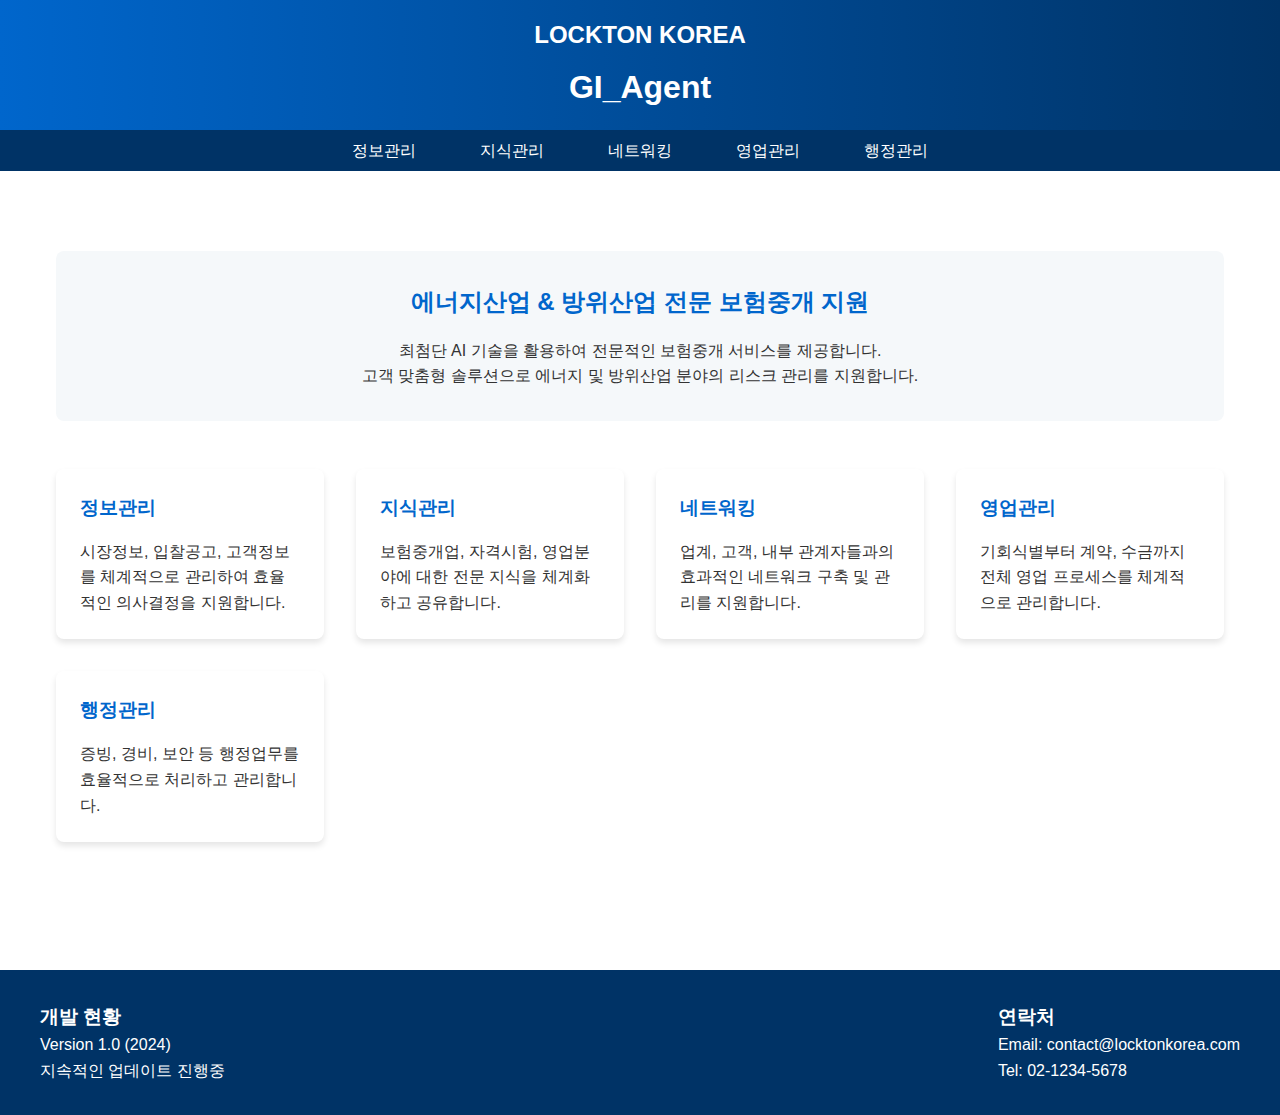
<file: index.html>
<!DOCTYPE html>
<html lang="ko">
<head>
    <meta charset="UTF-8">
    <meta name="viewport" content="width=device-width, initial-scale=1.0">
    <title>GI_Agent</title>
    <style>
        :root {
            --primary-color: #0066cc;
            --secondary-color: #003366;
            --background-light: #f5f8fa;
            --text-color: #333;
            --card-shadow: 0 4px 6px rgba(0, 0, 0, 0.1);
        }

        * {
            margin: 0;
            padding: 0;
            box-sizing: border-box;
        }

        body {
            font-family: 'Segoe UI', '맑은 고딕', sans-serif;
            line-height: 1.6;
            color: var(--text-color);
        }

        header {
            background: linear-gradient(to right, var(--primary-color), var(--secondary-color));
            color: white;
            padding: 1rem;
            text-align: center;
        }

        .logo {
            font-size: 1.5rem;
            font-weight: bold;
            margin-bottom: 0.5rem;
        }

        /* 메인 네비게이션 스타일 */
        .main-nav {
            background-color: var(--secondary-color);
            padding: 0.5rem 0;
            position: sticky;
            top: 0;
            z-index: 100;
        }

        .nav-container {
            max-width: 1200px;
            margin: 0 auto;
            display: flex;
            justify-content: center;
        }

        .nav-menu {
            list-style: none;
            display: flex;
            gap: 2rem;
        }

        .nav-menu li a {
            color: white;
            text-decoration: none;
            padding: 0.5rem 1rem;
            font-weight: 500;
            transition: all 0.3s ease;
        }

        .nav-menu li a:hover {
            background-color: var(--primary-color);
            border-radius: 4px;
        }

        /* 모바일 메뉴 버튼 */
        .menu-toggle {
            display: none;
            background: none;
            border: none;
            color: white;
            font-size: 1.5rem;
            cursor: pointer;
            padding: 0.5rem;
        }

        @media (max-width: 768px) {
            .menu-toggle {
                display: block;
            }

            .nav-menu {
                display: none;
                flex-direction: column;
                gap: 0.5rem;
                width: 100%;
                text-align: center;
            }

            .nav-menu.active {
                display: flex;
            }

            .nav-container {
                flex-direction: column;
                align-items: center;
            }
        }

        .container {
            max-width: 1200px;
            margin: 0 auto;
            padding: 2rem 1rem;
        }

        .intro-section {
            text-align: center;
            margin: 3rem 0;
            padding: 2rem;
            background-color: var(--background-light);
            border-radius: 8px;
        }

        .intro-section h2 {
            color: var(--primary-color);
            margin-bottom: 1rem;
        }

        .card-container {
            display: grid;
            grid-template-columns: repeat(auto-fit, minmax(250px, 1fr));
            gap: 2rem;
            margin: 3rem 0;
        }

        .card {
            background: white;
            padding: 1.5rem;
            border-radius: 8px;
            box-shadow: var(--card-shadow);
            transition: transform 0.3s ease;
        }

        .card:hover {
            transform: translateY(-5px);
        }

        .card h3 {
            color: var(--primary-color);
            margin-bottom: 1rem;
        }

        footer {
            background-color: var(--secondary-color);
            color: white;
            padding: 2rem 1rem;
            margin-top: 3rem;
        }

        .footer-content {
            max-width: 1200px;
            margin: 0 auto;
            display: flex;
            justify-content: space-between;
            flex-wrap: wrap;
        }

        @media (max-width: 768px) {
            .card-container {
                grid-template-columns: 1fr;
            }

            .footer-content {
                flex-direction: column;
                text-align: center;
                gap: 1rem;
            }
        }
    </style>
</head>
<body>
    <header>
        <div class="logo">LOCKTON KOREA</div>
        <h1>GI_Agent</h1>
    </header>

    <nav class="main-nav">
        <div class="nav-container">
            <button class="menu-toggle">☰</button>
            <ul class="nav-menu">
                <li><a href="info_dashboard.html">정보관리</a></li>
                <li><a href="#knowledge">지식관리</a></li>
                <li><a href="#networking">네트워킹</a></li>
                <li><a href="#sales">영업관리</a></li>
                <li><a href="#admin">행정관리</a></li>
            </ul>
        </div>
    </nav>

    <main class="container">
        <section class="intro-section">
            <h2>에너지산업 & 방위산업 전문 보험중개 지원</h2>
            <p>최첨단 AI 기술을 활용하여 전문적인 보험중개 서비스를 제공합니다.</p>
            <p>고객 맞춤형 솔루션으로 에너지 및 방위산업 분야의 리스크 관리를 지원합니다.</p>
        </section>

        <div class="card-container">
            <div class="card" id="info">
                <h3>정보관리</h3>
                <p>시장정보, 입찰공고, 고객정보를 체계적으로 관리하여 효율적인 의사결정을 지원합니다.</p>
            </div>
            <div class="card" id="knowledge">
                <h3>지식관리</h3>
                <p>보험중개업, 자격시험, 영업분야에 대한 전문 지식을 체계화하고 공유합니다.</p>
            </div>
            <div class="card" id="networking">
                <h3>네트워킹</h3>
                <p>업계, 고객, 내부 관계자들과의 효과적인 네트워크 구축 및 관리를 지원합니다.</p>
            </div>
            <div class="card" id="sales">
                <h3>영업관리</h3>
                <p>기회식별부터 계약, 수금까지 전체 영업 프로세스를 체계적으로 관리합니다.</p>
            </div>
            <div class="card" id="admin">
                <h3>행정관리</h3>
                <p>증빙, 경비, 보안 등 행정업무를 효율적으로 처리하고 관리합니다.</p>
            </div>
        </div>
    </main>

    <footer>
        <div class="footer-content">
            <div>
                <h3>개발 현황</h3>
                <p>Version 1.0 (2024)</p>
                <p>지속적인 업데이트 진행중</p>
            </div>
            <div>
                <h3>연락처</h3>
                <p>Email: contact@locktonkorea.com</p>
                <p>Tel: 02-1234-5678</p>
            </div>
        </div>
    </footer>

    <script>
        document.addEventListener('DOMContentLoaded', function() {
            // 모바일 메뉴 토글
            const menuToggle = document.querySelector('.menu-toggle');
            const navMenu = document.querySelector('.nav-menu');
            
            menuToggle.addEventListener('click', () => {
                navMenu.classList.toggle('active');
            });

            // 메뉴 클릭시 스크롤 애니메이션
            document.querySelectorAll('.nav-menu a').forEach(anchor => {
                anchor.addEventListener('click', function(e) {
                    e.preventDefault();
                    const targetId = this.getAttribute('href');
                    const targetElement = document.querySelector(targetId);
                    
                    targetElement.scrollIntoView({
                        behavior: 'smooth'
                    });

                    // 모바일에서 메뉴 클릭시 메뉴 닫기
                    if (window.innerWidth <= 768) {
                        navMenu.classList.remove('active');
                    }
                });
            });

            // 카드 애니메이션 효과
            const cards = document.querySelectorAll('.card');
            cards.forEach(card => {
                card.addEventListener('mouseover', () => {
                    card.style.transform = 'translateY(-5px)';
                });
                card.addEventListener('mouseout', () => {
                    card.style.transform = 'translateY(0)';
                });
            });
        });
    </script>
</body>
</html>
</file>
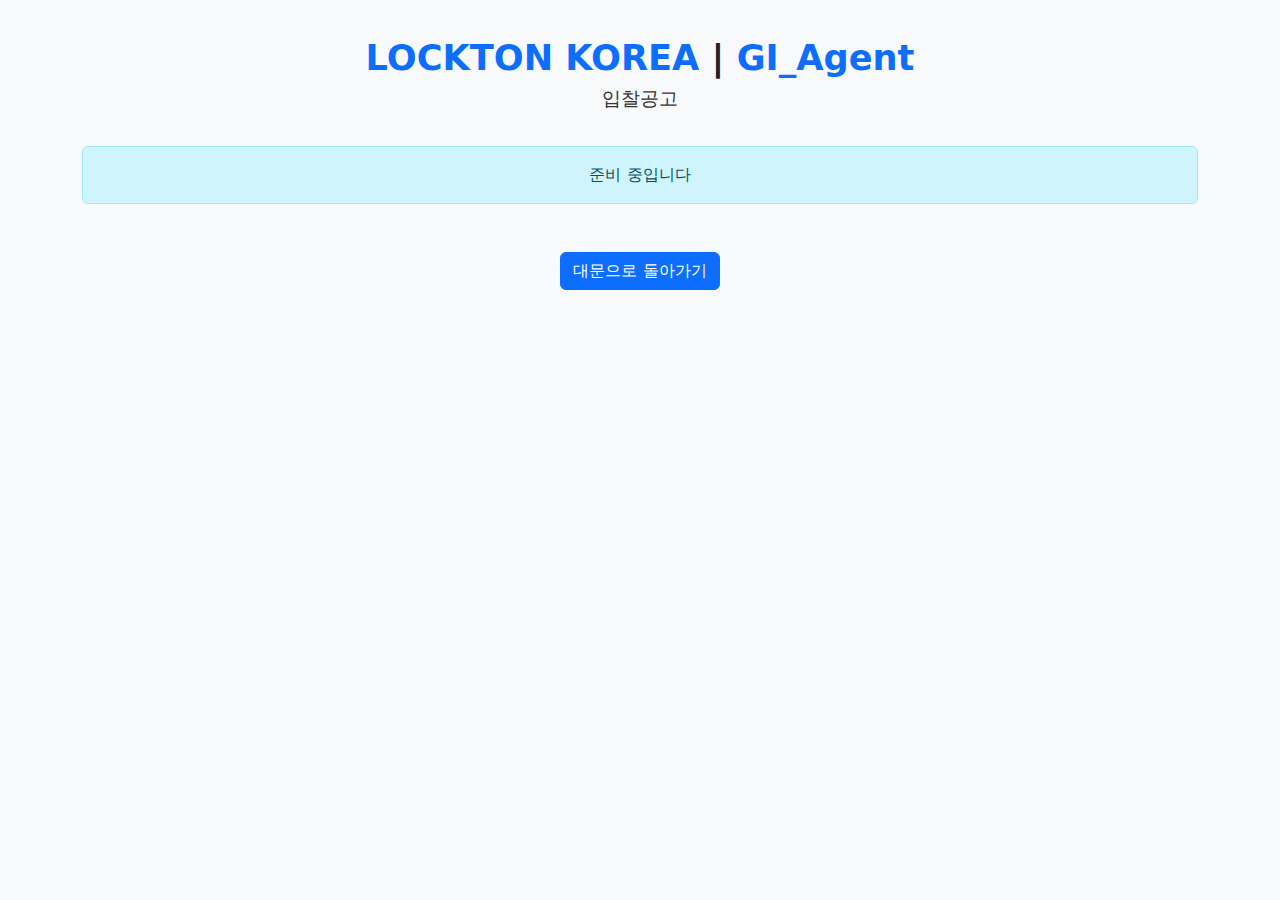
<file: bid_notice/index.html>
<!DOCTYPE html>
<html lang="ko">
<head>
    <meta charset="UTF-8">
    <meta name="viewport" content="width=device-width, initial-scale=1.0">
    <title>입찰공고 - GI_Agent</title>
    <link href="https://cdn.jsdelivr.net/npm/bootstrap@5.3.0/dist/css/bootstrap.min.css" rel="stylesheet">
    <style>
        body { background: #f8f9fa; }
        .main-title { font-size: 2.2rem; font-weight: bold; color: #0d6efd; margin-top: 2rem; }
        .subtitle { font-size: 1.2rem; color: #333; margin-bottom: 2rem; }
        .back-btn { margin-top: 2rem; }
    </style>
</head>
<body>
    <div class="container text-center">
        <div class="main-title">LOCKTON KOREA <span style="color:#222;">|</span> GI_Agent</div>
        <div class="subtitle">입찰공고</div>
        <div class="alert alert-info mt-4">준비 중입니다</div>
        <a href="/index.html" class="btn btn-primary back-btn">대문으로 돌아가기</a>
    </div>
</body>
</html>
</file>
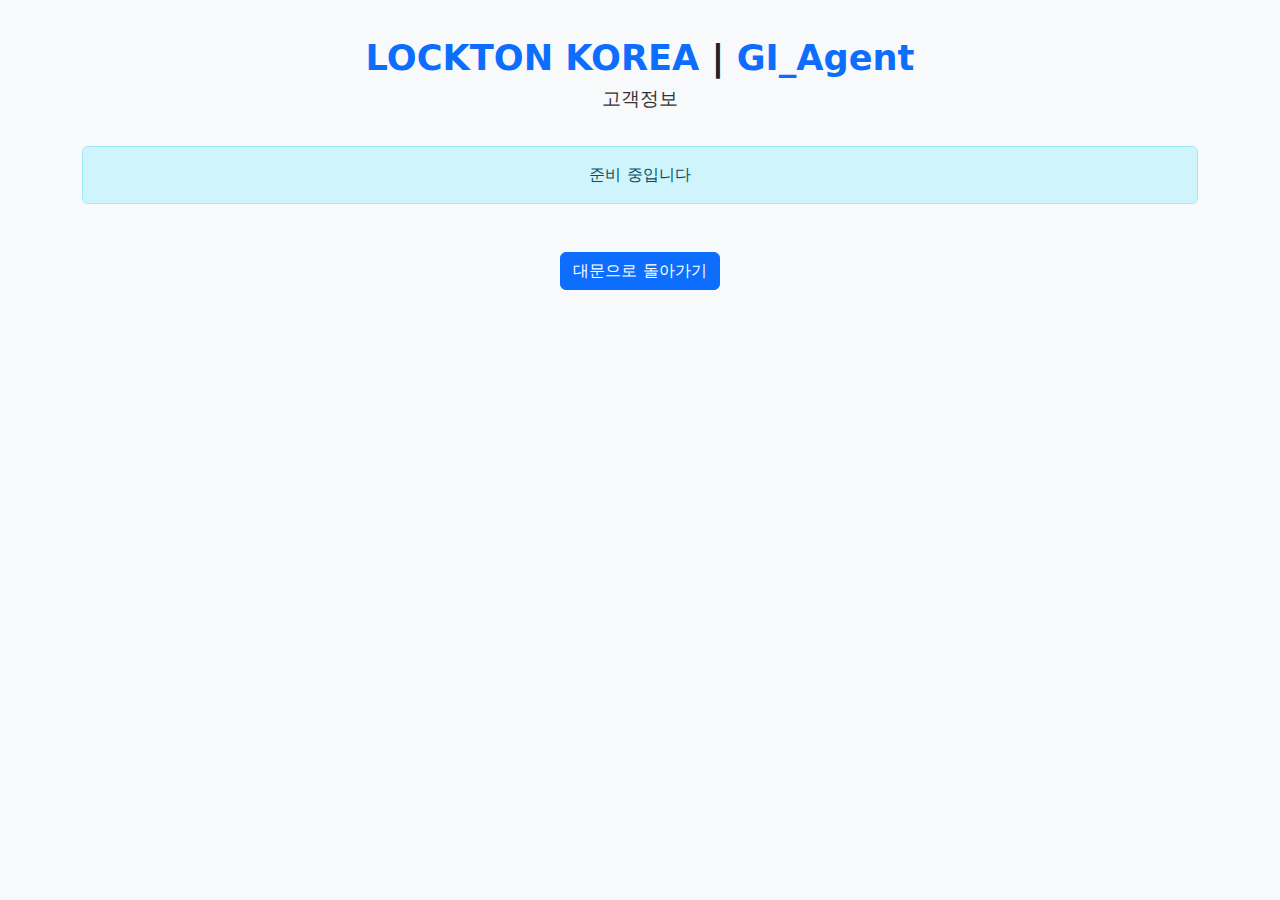
<file: customer_info/index.html>
<!DOCTYPE html>
<html lang="ko">
<head>
    <meta charset="UTF-8">
    <meta name="viewport" content="width=device-width, initial-scale=1.0">
    <title>고객정보 - GI_Agent</title>
    <link href="https://cdn.jsdelivr.net/npm/bootstrap@5.3.0/dist/css/bootstrap.min.css" rel="stylesheet">
    <style>
        body { background: #f8f9fa; }
        .main-title { font-size: 2.2rem; font-weight: bold; color: #0d6efd; margin-top: 2rem; }
        .subtitle { font-size: 1.2rem; color: #333; margin-bottom: 2rem; }
        .back-btn { margin-top: 2rem; }
    </style>
</head>
<body>
    <div class="container text-center">
        <div class="main-title">LOCKTON KOREA <span style="color:#222;">|</span> GI_Agent</div>
        <div class="subtitle">고객정보</div>
        <div class="alert alert-info mt-4">준비 중입니다</div>
        <a href="/index.html" class="btn btn-primary back-btn">대문으로 돌아가기</a>
    </div>
</body>
</html>
</file>
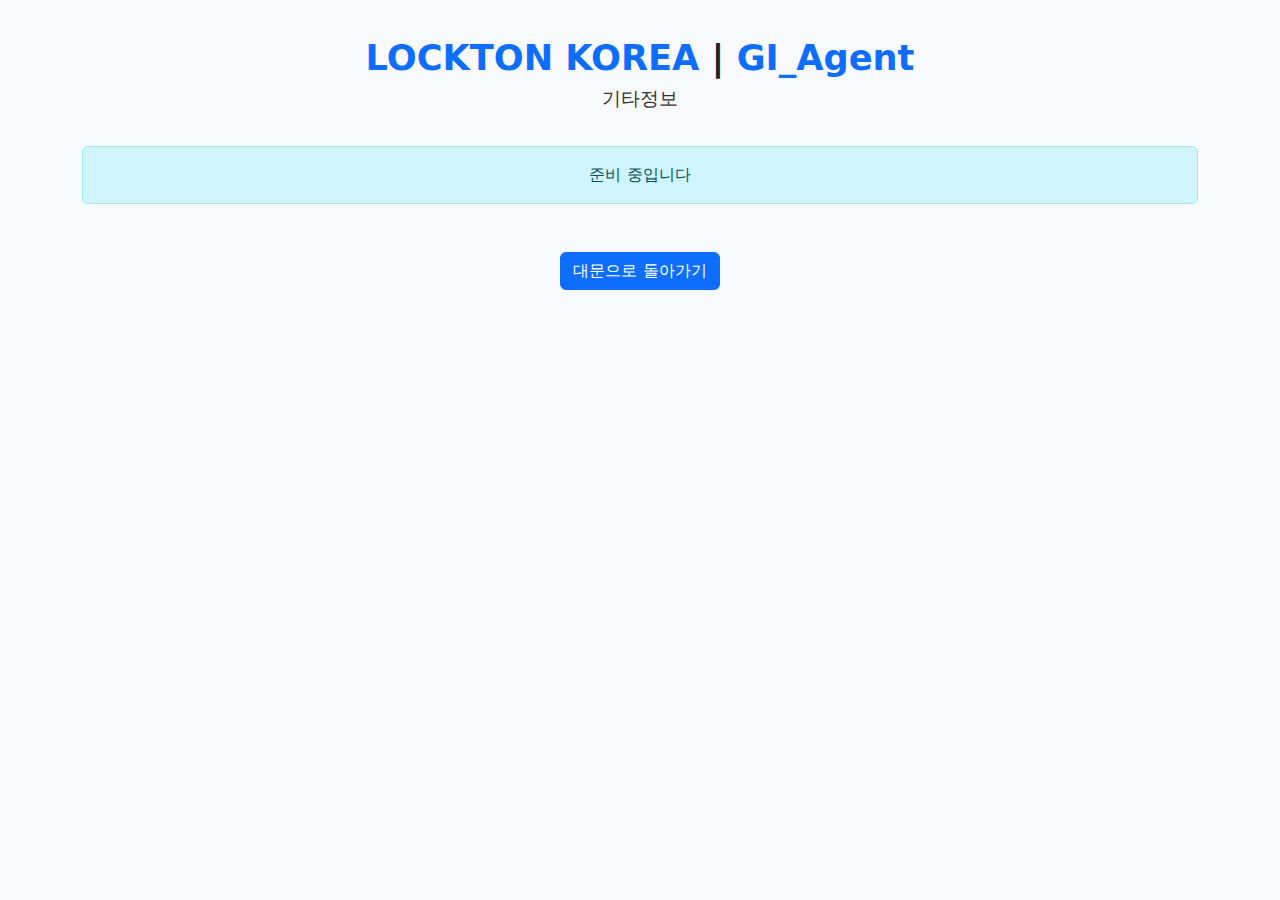
<file: other_info/index.html>
<!DOCTYPE html>
<html lang="ko">
<head>
    <meta charset="UTF-8">
    <meta name="viewport" content="width=device-width, initial-scale=1.0">
    <title>기타정보 - GI_Agent</title>
    <link href="https://cdn.jsdelivr.net/npm/bootstrap@5.3.0/dist/css/bootstrap.min.css" rel="stylesheet">
    <style>
        body { background: #f8f9fa; }
        .main-title { font-size: 2.2rem; font-weight: bold; color: #0d6efd; margin-top: 2rem; }
        .subtitle { font-size: 1.2rem; color: #333; margin-bottom: 2rem; }
        .back-btn { margin-top: 2rem; }
    </style>
</head>
<body>
    <div class="container text-center">
        <div class="main-title">LOCKTON KOREA <span style="color:#222;">|</span> GI_Agent</div>
        <div class="subtitle">기타정보</div>
        <div class="alert alert-info mt-4">준비 중입니다</div>
        <a href="/index.html" class="btn btn-primary back-btn">대문으로 돌아가기</a>
    </div>
</body>
</html>
</file>
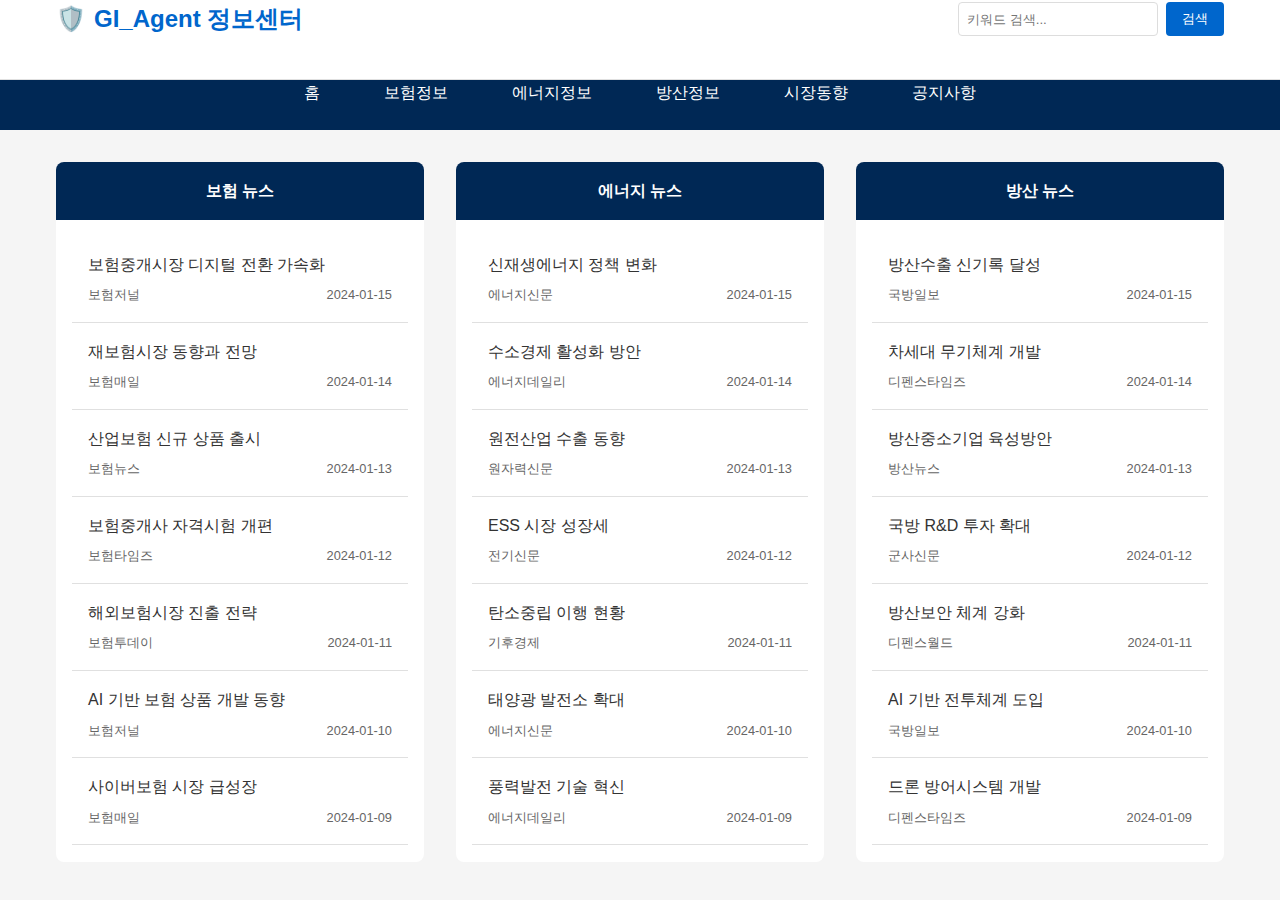
<file: info_dashboard.html>
<!DOCTYPE html>
<html lang="ko">
<head>
    <meta charset="UTF-8">
    <meta name="viewport" content="width=device-width, initial-scale=1.0">
    <title>GI_Agent 정보센터</title>
    <style>
        :root {
            --primary-color: #0066cc;
            --secondary-color: #002855;
            --header-height: 80px;
            --nav-height: 50px;
            --border-color: #e0e0e0;
            --max-width: 1200px;
        }

        * {
            margin: 0;
            padding: 0;
            box-sizing: border-box;
        }

        body {
            font-family: 'Segoe UI', '맑은 고딕', sans-serif;
            line-height: 1.6;
            background: #f5f5f5;
        }

        .container {
            max-width: var(--max-width);
            margin: 0 auto;
            padding: 0 1rem;
        }

        /* 고정 헤더 스타일 */
        .fixed-header {
            position: fixed;
            top: 0;
            left: 0;
            right: 0;
            z-index: 1000;
            background: white;
        }

        .header-top {
            height: var(--header-height);
            background: white;
            border-bottom: 1px solid var(--border-color);
        }

        .header-content {
            height: 100%;
            display: flex;
            justify-content: space-between;
            align-items: center;
        }

        .logo {
            display: flex;
            align-items: center;
            gap: 0.5rem;
            text-decoration: none;
        }

        .logo-icon {
            color: var(--primary-color);
            font-size: 1.5rem;
        }

        .logo-text {
            font-size: 1.5rem;
            font-weight: bold;
            color: var(--primary-color);
        }

        .search-bar {
            display: flex;
            gap: 0.5rem;
        }

        .search-bar input {
            padding: 0.5rem;
            border: 1px solid #ddd;
            border-radius: 4px;
            width: 200px;
        }

        .search-bar button {
            padding: 0.5rem 1rem;
            background: var(--primary-color);
            color: white;
            border: none;
            border-radius: 4px;
            cursor: pointer;
        }

        /* 네비게이션 메뉴 */
        .main-nav {
            background: var(--secondary-color);
            height: var(--nav-height);
        }

        .nav-menu {
            height: 100%;
            display: flex;
            justify-content: center;
            list-style: none;
        }

        .nav-menu li a {
            display: flex;
            align-items: center;
            height: 100%;
            padding: 0 2rem;
            color: white;
            text-decoration: none;
            font-weight: 500;
            transition: background-color 0.3s;
        }

        .nav-menu li a:hover {
            background: var(--primary-color);
        }

        /* 메인 컨텐츠 영역 */
        .main-content {
            margin-top: calc(var(--header-height) + var(--nav-height));
            padding: 2rem 0;
        }

        .news-grid {
            display: grid;
            grid-template-columns: repeat(3, 1fr);
            gap: 2rem;
        }

        .news-section {
            background: white;
            border-radius: 8px;
            overflow: hidden;
        }

        .section-header {
            padding: 1rem;
            background: var(--secondary-color);
            color: white;
            text-align: center;
            font-weight: bold;
        }

        .news-list {
            padding: 1rem;
            height: calc(100vh - var(--header-height) - var(--nav-height) - 8rem);
            overflow-y: auto;
        }

        .news-item {
            padding: 1rem;
            border-bottom: 1px solid var(--border-color);
            cursor: pointer;
            transition: background-color 0.2s;
        }

        .news-item:hover {
            background-color: #f5f8fa;
        }

        .news-title {
            font-weight: 500;
            color: #333;
            margin-bottom: 0.5rem;
        }

        .news-meta {
            font-size: 0.8rem;
            color: #666;
            display: flex;
            justify-content: space-between;
        }

        mark {
            background-color: #fff3cd;
            padding: 0 2px;
            border-radius: 2px;
        }

        @media (max-width: 1024px) {
            .news-grid {
                grid-template-columns: 1fr;
            }

            .nav-menu {
                justify-content: flex-start;
                overflow-x: auto;
                white-space: nowrap;
            }

            .nav-menu li a {
                padding: 0 1rem;
            }

            .header-content {
                flex-direction: column;
                gap: 1rem;
                padding: 1rem 0;
            }

            .search-bar {
                width: 100%;
            }

            .search-bar input {
                flex: 1;
            }
        }
    </style>
</head>
<body>
    <header class="fixed-header">
        <div class="header-top">
            <div class="container">
                <div class="header-content">
                    <a href="/" class="logo">
                        <span class="logo-icon">🛡️</span>
                        <span class="logo-text">GI_Agent 정보센터</span>
                    </a>
                    <div class="search-bar">
                        <input type="text" id="searchInput" placeholder="키워드 검색..." onkeyup="searchNews()">
                        <button onclick="searchNews()">검색</button>
                    </div>
                </div>
            </div>
        </div>
        <nav class="main-nav">
            <div class="container">
                <ul class="nav-menu">
                    <li><a href="#home">홈</a></li>
                    <li><a href="#insurance">보험정보</a></li>
                    <li><a href="#energy">에너지정보</a></li>
                    <li><a href="#defense">방산정보</a></li>
                    <li><a href="#market">시장동향</a></li>
                    <li><a href="#notice">공지사항</a></li>
                </ul>
            </div>
        </nav>
    </header>

    <main class="main-content">
        <div class="container">
            <div class="news-grid">
                <section class="news-section">
                    <div class="section-header">보험 뉴스</div>
                    <div class="news-list" id="insurance-news">
                        <!-- 보험 뉴스 목록이 여기에 동적으로 추가됨 -->
                    </div>
                </section>
                <section class="news-section">
                    <div class="section-header">에너지 뉴스</div>
                    <div class="news-list" id="energy-news">
                        <!-- 에너지 뉴스 목록이 여기에 동적으로 추가됨 -->
                    </div>
                </section>
                <section class="news-section">
                    <div class="section-header">방산 뉴스</div>
                    <div class="news-list" id="defense-news">
                        <!-- 방산 뉴스 목록이 여기에 동적으로 추가됨 -->
                    </div>
                </section>
            </div>
        </div>
    </main>

    <script>
        // 샘플 뉴스 데이터 (스크롤 확인을 위해 많은 데이터 추가)
        const newsData = {
            insurance: [
                { title: "보험중개시장 디지털 전환 가속화", source: "보험저널", date: "2024-01-15" },
                { title: "재보험시장 동향과 전망", source: "보험매일", date: "2024-01-14" },
                { title: "산업보험 신규 상품 출시", source: "보험뉴스", date: "2024-01-13" },
                { title: "보험중개사 자격시험 개편", source: "보험타임즈", date: "2024-01-12" },
                { title: "해외보험시장 진출 전략", source: "보험투데이", date: "2024-01-11" },
                { title: "AI 기반 보험 상품 개발 동향", source: "보험저널", date: "2024-01-10" },
                { title: "사이버보험 시장 급성장", source: "보험매일", date: "2024-01-09" },
                { title: "ESG 경영과 보험산업 변화", source: "보험뉴스", date: "2024-01-08" },
                { title: "디지털 보험금 청구 서비스 확대", source: "보험타임즈", date: "2024-01-07" },
                { title: "보험산업 빅데이터 활용 전략", source: "보험투데이", date: "2024-01-06" },
                { title: "신재생에너지 보험상품 출시", source: "보험저널", date: "2024-01-05" },
                { title: "방산물자 특화보험 개발", source: "보험매일", date: "2024-01-04" },
                { title: "해상보험 시장 동향", source: "보험뉴스", date: "2024-01-03" },
                { title: "보험사 디지털 혁신 전략", source: "보험타임즈", date: "2024-01-02" },
                { title: "글로벌 보험시장 전망", source: "보험투데이", date: "2024-01-01" }
            ],
            energy: [
                { title: "신재생에너지 정책 변화", source: "에너지신문", date: "2024-01-15" },
                { title: "수소경제 활성화 방안", source: "에너지데일리", date: "2024-01-14" },
                { title: "원전산업 수출 동향", source: "원자력신문", date: "2024-01-13" },
                { title: "ESS 시장 성장세", source: "전기신문", date: "2024-01-12" },
                { title: "탄소중립 이행 현황", source: "기후경제", date: "2024-01-11" },
                { title: "태양광 발전소 확대", source: "에너지신문", date: "2024-01-10" },
                { title: "풍력발전 기술 혁신", source: "에너지데일리", date: "2024-01-09" },
                { title: "소형모듈원전 개발 동향", source: "원자력신문", date: "2024-01-08" },
                { title: "에너지저장장치 신기술", source: "전기신문", date: "2024-01-07" },
                { title: "재생에너지 그리드 구축", source: "기후경제", date: "2024-01-06" },
                { title: "에너지 효율화 정책", source: "에너지신문", date: "2024-01-05" },
                { title: "청정에너지 투자 확대", source: "에너지데일리", date: "2024-01-04" },
                { title: "원전 안전성 강화 방안", source: "원자력신문", date: "2024-01-03" },
                { title: "스마트그리드 구축 현황", source: "전기신문", date: "2024-01-02" },
                { title: "에너지산업 디지털화", source: "기후경제", date: "2024-01-01" }
            ],
            defense: [
                { title: "방산수출 신기록 달성", source: "국방일보", date: "2024-01-15" },
                { title: "차세대 무기체계 개발", source: "디펜스타임즈", date: "2024-01-14" },
                { title: "방산중소기업 육성방안", source: "방산뉴스", date: "2024-01-13" },
                { title: "국방 R&D 투자 확대", source: "군사신문", date: "2024-01-12" },
                { title: "방산보안 체계 강화", source: "디펜스월드", date: "2024-01-11" },
                { title: "AI 기반 전투체계 도입", source: "국방일보", date: "2024-01-10" },
                { title: "드론 방어시스템 개발", source: "디펜스타임즈", date: "2024-01-09" },
                { title: "방산수출 금융지원 확대", source: "방산뉴스", date: "2024-01-08" },
                { title: "사이버전 대응체계 구축", source: "군사신문", date: "2024-01-07" },
                { title: "우주방위산업 발전방안", source: "디펜스월드", date: "2024-01-06" },
                { title: "국방과학기술 혁신", source: "국방일보", date: "2024-01-05" },
                { title: "방산분야 창업지원", source: "디펜스타임즈", date: "2024-01-04" },
                { title: "군수품 품질관리 강화", source: "방산뉴스", date: "2024-01-03" },
                { title: "국방 AI 도입 현황", source: "군사신문", date: "2024-01-02" },
                { title: "방위산업 수출전략", source: "디펜스월드", date: "2024-01-01" }
            ]
        };

        // 뉴스 목록 생성 함수 수정
        function createNewsList(category, searchTerm = '') {
            const newsListElement = document.getElementById(`${category}-news`);
            const news = newsData[category];
            
            // 기존 뉴스 항목 삭제
            newsListElement.innerHTML = '';

            news.forEach(item => {
                // 검색어가 있을 경우 필터링
                if (searchTerm) {
                    const searchLower = searchTerm.toLowerCase();
                    const titleLower = item.title.toLowerCase();
                    const sourceLower = item.source.toLowerCase();
                    
                    if (!titleLower.includes(searchLower) && !sourceLower.includes(searchLower)) {
                        return; // 검색어가 제목이나 출처에 없으면 건너뛰기
                    }
                }

                const newsItem = document.createElement('div');
                newsItem.className = 'news-item';
                
                // 검색어가 있을 경우 하이라이트 처리
                let title = item.title;
                if (searchTerm) {
                    const regex = new RegExp(searchTerm, 'gi');
                    title = title.replace(regex, match => `<mark>${match}</mark>`);
                }

                newsItem.innerHTML = `
                    <div class="news-title">${title}</div>
                    <div class="news-meta">
                        <span>${item.source}</span>
                        <span>${item.date}</span>
                    </div>
                `;
                newsListElement.appendChild(newsItem);
            });

            // 검색 결과가 없을 경우 메시지 표시
            if (searchTerm && newsListElement.children.length === 0) {
                const noResults = document.createElement('div');
                noResults.className = 'news-item';
                noResults.innerHTML = `<div class="news-title">검색 결과가 없습니다.</div>`;
                newsListElement.appendChild(noResults);
            }
        }

        // 검색 함수 추가
        function searchNews() {
            const searchTerm = document.getElementById('searchInput').value.trim();
            
            // 각 카테고리별로 뉴스 목록 새로 생성
            createNewsList('insurance', searchTerm);
            createNewsList('energy', searchTerm);
            createNewsList('defense', searchTerm);
        }

        // Enter 키 이벤트 처리
        document.getElementById('searchInput').addEventListener('keypress', function(e) {
            if (e.key === 'Enter') {
                searchNews();
            }
        });

        // 초기 뉴스 목록 생성
        document.addEventListener('DOMContentLoaded', function() {
            createNewsList('insurance');
            createNewsList('energy');
            createNewsList('defense');
        });
    </script>
</body>
</html>
</file>
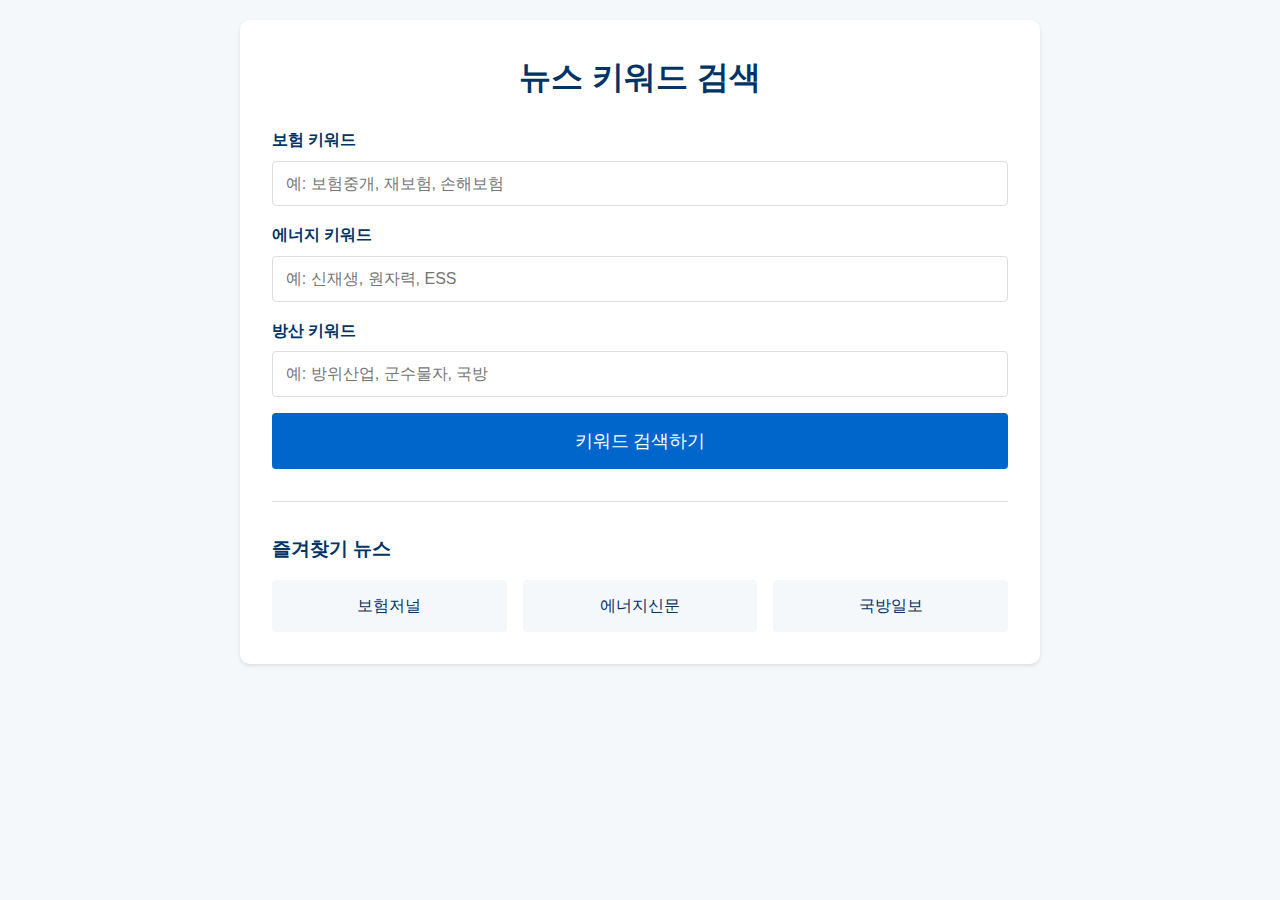
<file: news_collector.html>
<!DOCTYPE html>
<html lang="ko">
<head>
    <meta charset="UTF-8">
    <meta name="viewport" content="width=device-width, initial-scale=1.0">
    <title>GI_Agent 뉴스 수집기</title>
    <style>
        :root {
            --primary-color: #0066cc;
            --secondary-color: #003366;
            --background-light: #f5f8fa;
        }

        * {
            margin: 0;
            padding: 0;
            box-sizing: border-box;
        }

        body {
            font-family: 'Segoe UI', '맑은 고딕', sans-serif;
            line-height: 1.6;
            padding: 20px;
            background-color: var(--background-light);
        }

        .container {
            max-width: 800px;
            margin: 0 auto;
            background: white;
            padding: 2rem;
            border-radius: 10px;
            box-shadow: 0 2px 4px rgba(0,0,0,0.1);
        }

        h1 {
            color: var(--secondary-color);
            margin-bottom: 1.5rem;
            text-align: center;
        }

        .search-section {
            margin-bottom: 2rem;
        }

        .search-group {
            margin-bottom: 1rem;
        }

        label {
            display: block;
            margin-bottom: 0.5rem;
            color: var(--secondary-color);
            font-weight: bold;
        }

        input[type="text"] {
            width: 100%;
            padding: 0.8rem;
            border: 1px solid #ddd;
            border-radius: 4px;
            font-size: 1rem;
        }

        .search-button {
            width: 100%;
            padding: 1rem;
            background-color: var(--primary-color);
            color: white;
            border: none;
            border-radius: 4px;
            font-size: 1.1rem;
            cursor: pointer;
            transition: background-color 0.3s;
        }

        .search-button:hover {
            background-color: var(--secondary-color);
        }

        .favorites {
            margin-top: 2rem;
            padding-top: 2rem;
            border-top: 1px solid #ddd;
        }

        .favorites h2 {
            color: var(--secondary-color);
            margin-bottom: 1rem;
            font-size: 1.2rem;
        }

        .favorites-links {
            display: flex;
            gap: 1rem;
            flex-wrap: wrap;
        }

        .favorites-links a {
            flex: 1;
            min-width: 200px;
            padding: 0.8rem;
            background-color: var(--background-light);
            color: var(--secondary-color);
            text-decoration: none;
            text-align: center;
            border-radius: 4px;
            transition: background-color 0.3s;
        }

        .favorites-links a:hover {
            background-color: #e1e8ed;
        }

        @media (max-width: 600px) {
            .container {
                padding: 1rem;
            }

            .favorites-links {
                flex-direction: column;
            }

            .favorites-links a {
                width: 100%;
            }
        }
    </style>
</head>
<body>
    <div class="container">
        <h1>뉴스 키워드 검색</h1>
        
        <div class="search-section">
            <div class="search-group">
                <label for="insurance">보험 키워드</label>
                <input type="text" id="insurance" placeholder="예: 보험중개, 재보험, 손해보험">
            </div>

            <div class="search-group">
                <label for="energy">에너지 키워드</label>
                <input type="text" id="energy" placeholder="예: 신재생, 원자력, ESS">
            </div>

            <div class="search-group">
                <label for="defense">방산 키워드</label>
                <input type="text" id="defense" placeholder="예: 방위산업, 군수물자, 국방">
            </div>

            <button class="search-button" onclick="searchNews()">키워드 검색하기</button>
        </div>

        <div class="favorites">
            <h2>즐겨찾기 뉴스</h2>
            <div class="favorites-links">
                <a href="http://www.insjournal.co.kr/" target="_blank">보험저널</a>
                <a href="http://www.energy-news.co.kr/" target="_blank">에너지신문</a>
                <a href="http://kookbang.dema.mil.kr/" target="_blank">국방일보</a>
            </div>
        </div>
    </div>

    <script>
        function searchNews() {
            const insurance = document.getElementById('insurance').value.trim();
            const energy = document.getElementById('energy').value.trim();
            const defense = document.getElementById('defense').value.trim();

            // 키워드들을 조합하여 검색어 생성
            const keywords = [insurance, energy, defense]
                .filter(keyword => keyword !== '')  // 빈 키워드 제거
                .join(' ');

            if (keywords) {
                // Google 검색 URL 생성 및 새 창에서 열기
                const searchUrl = `https://www.google.com/search?q=${encodeURIComponent(keywords)}`;
                window.open(searchUrl, '_blank');
            } else {
                alert('검색할 키워드를 하나 이상 입력해주세요.');
            }
        }
    </script>
</body>
</html>
</file>
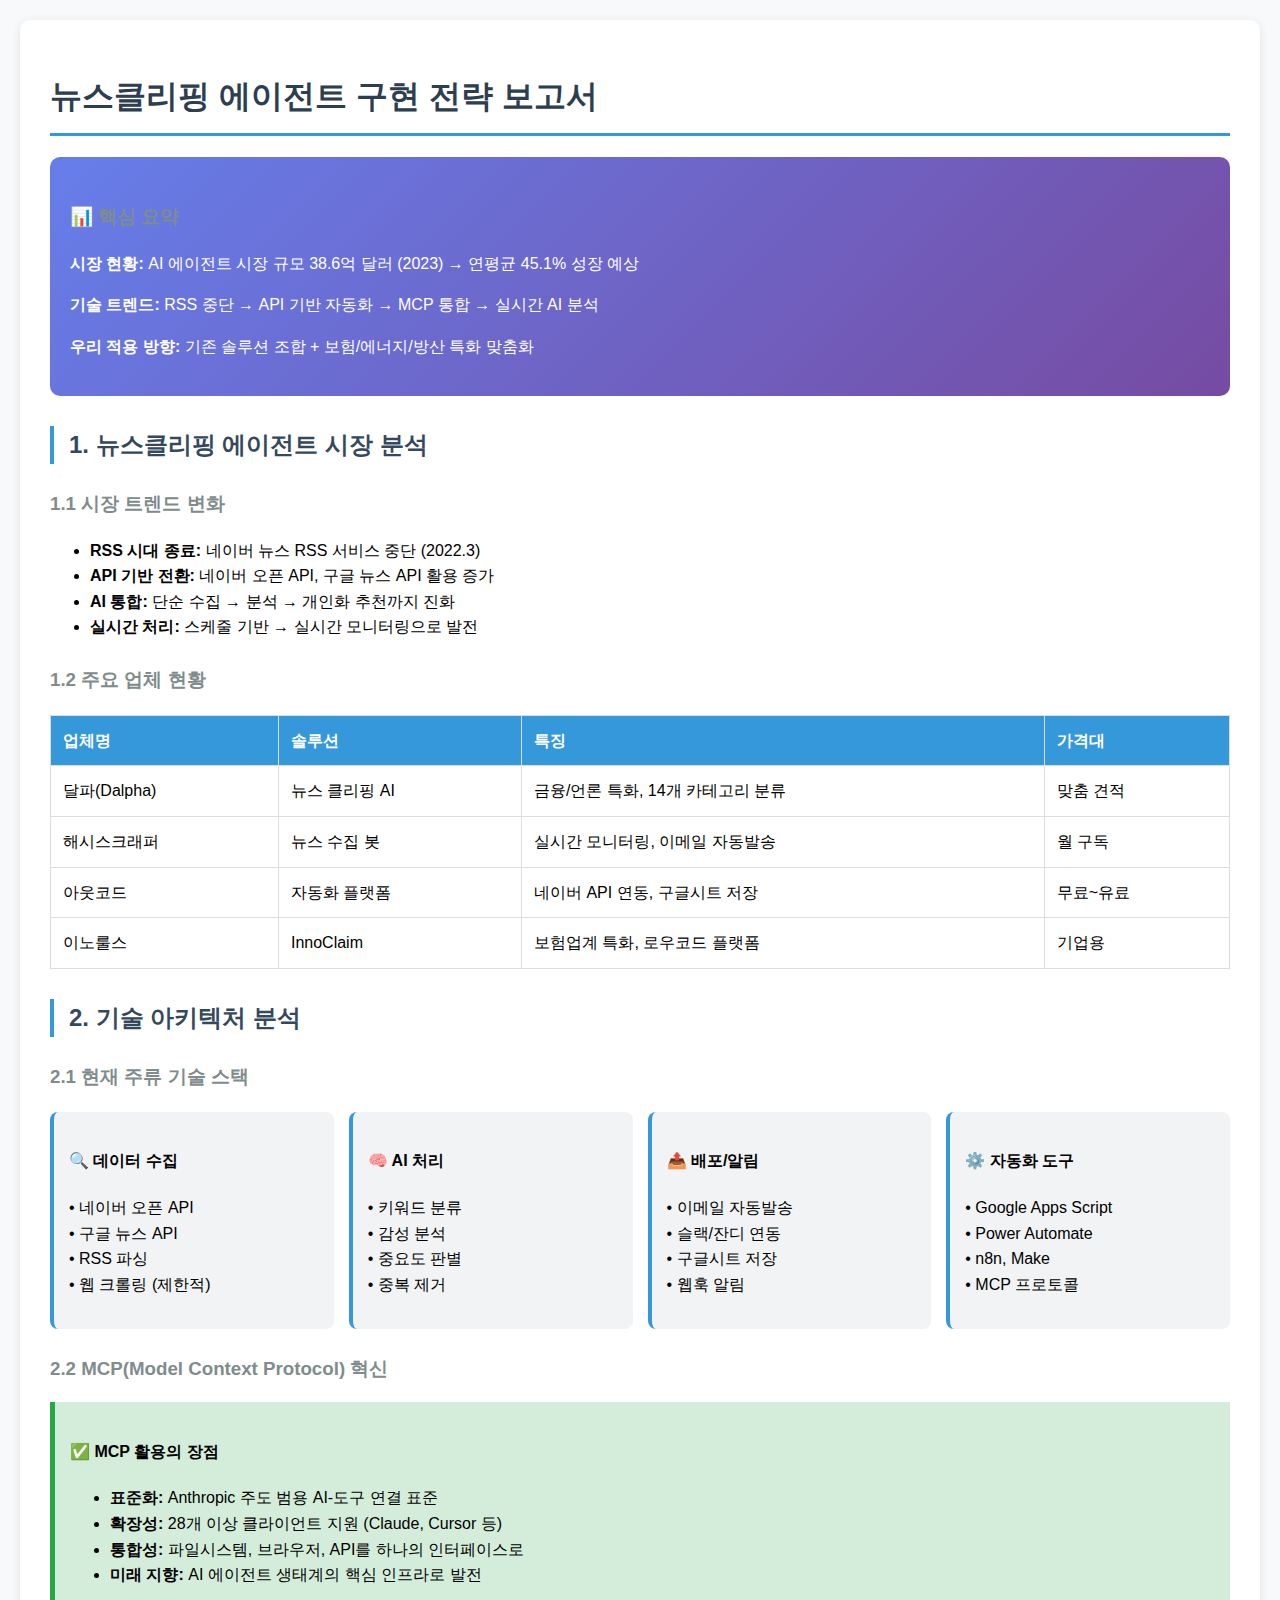
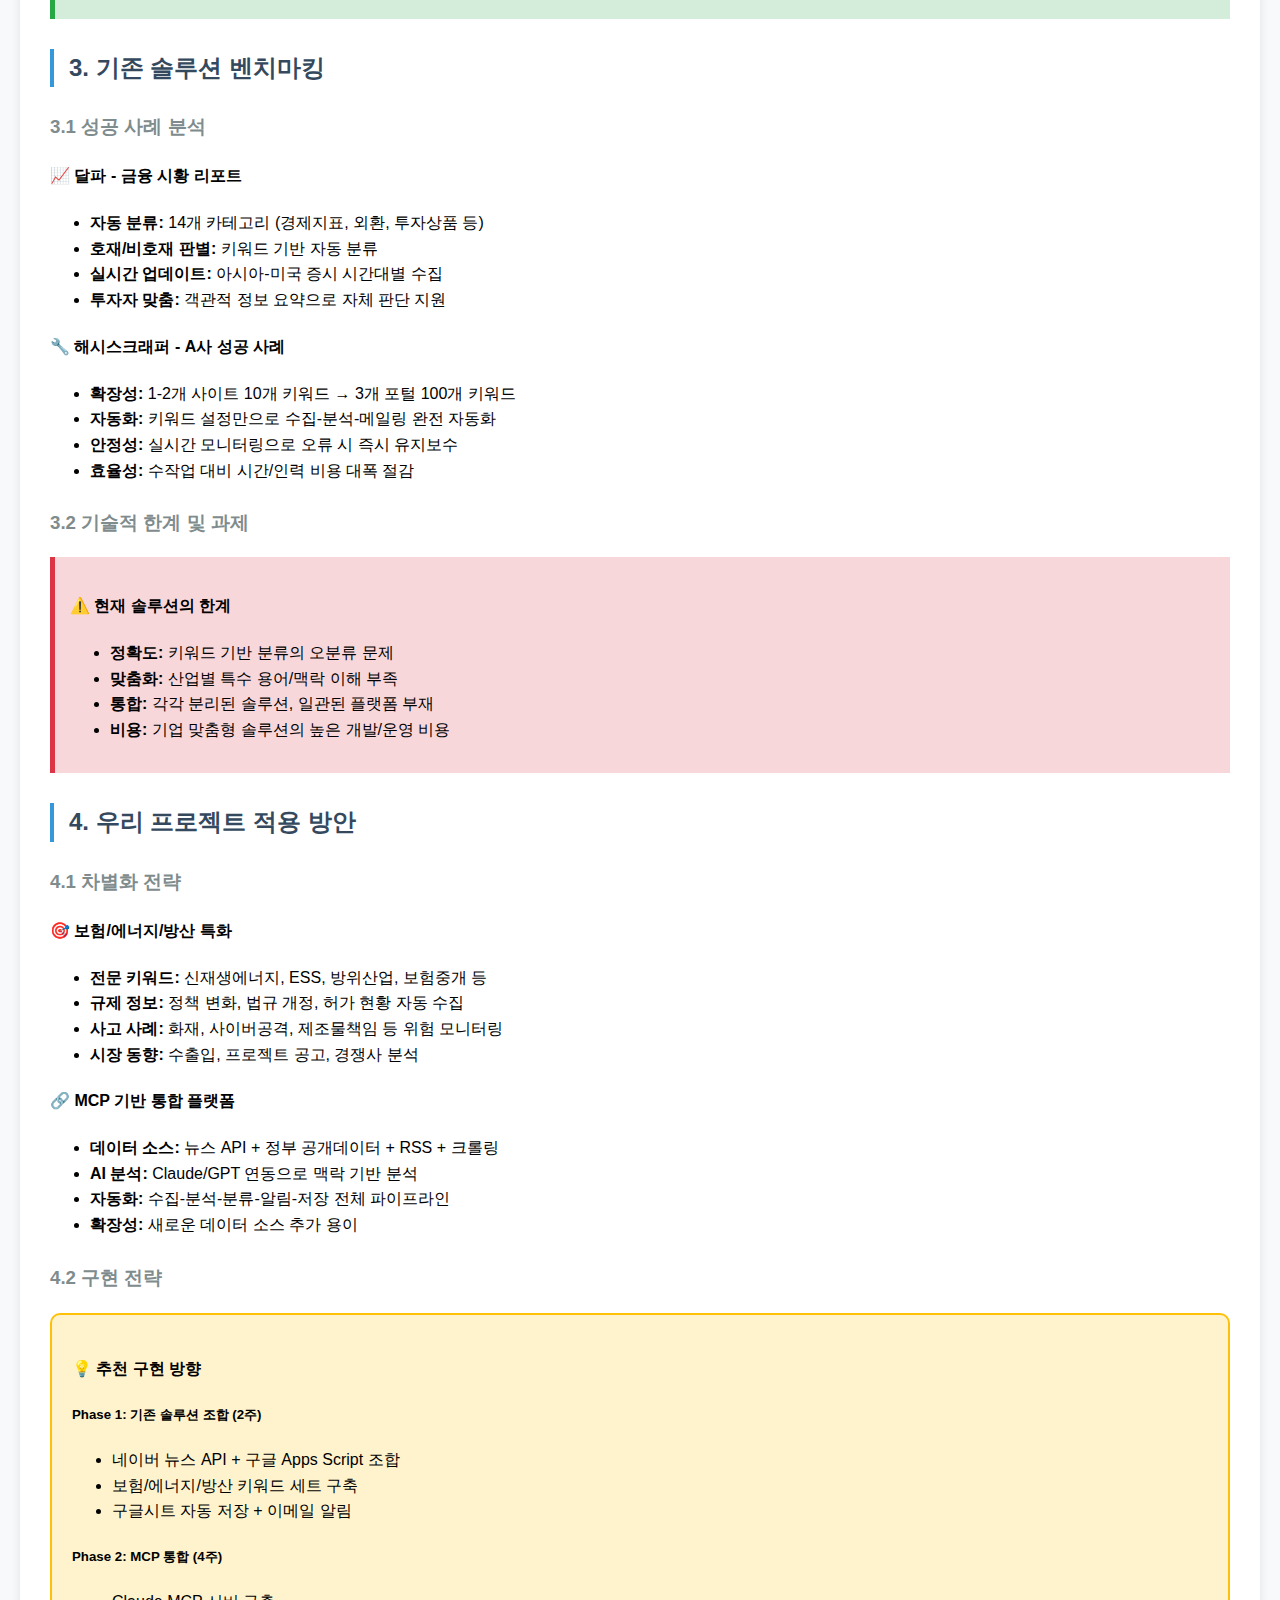
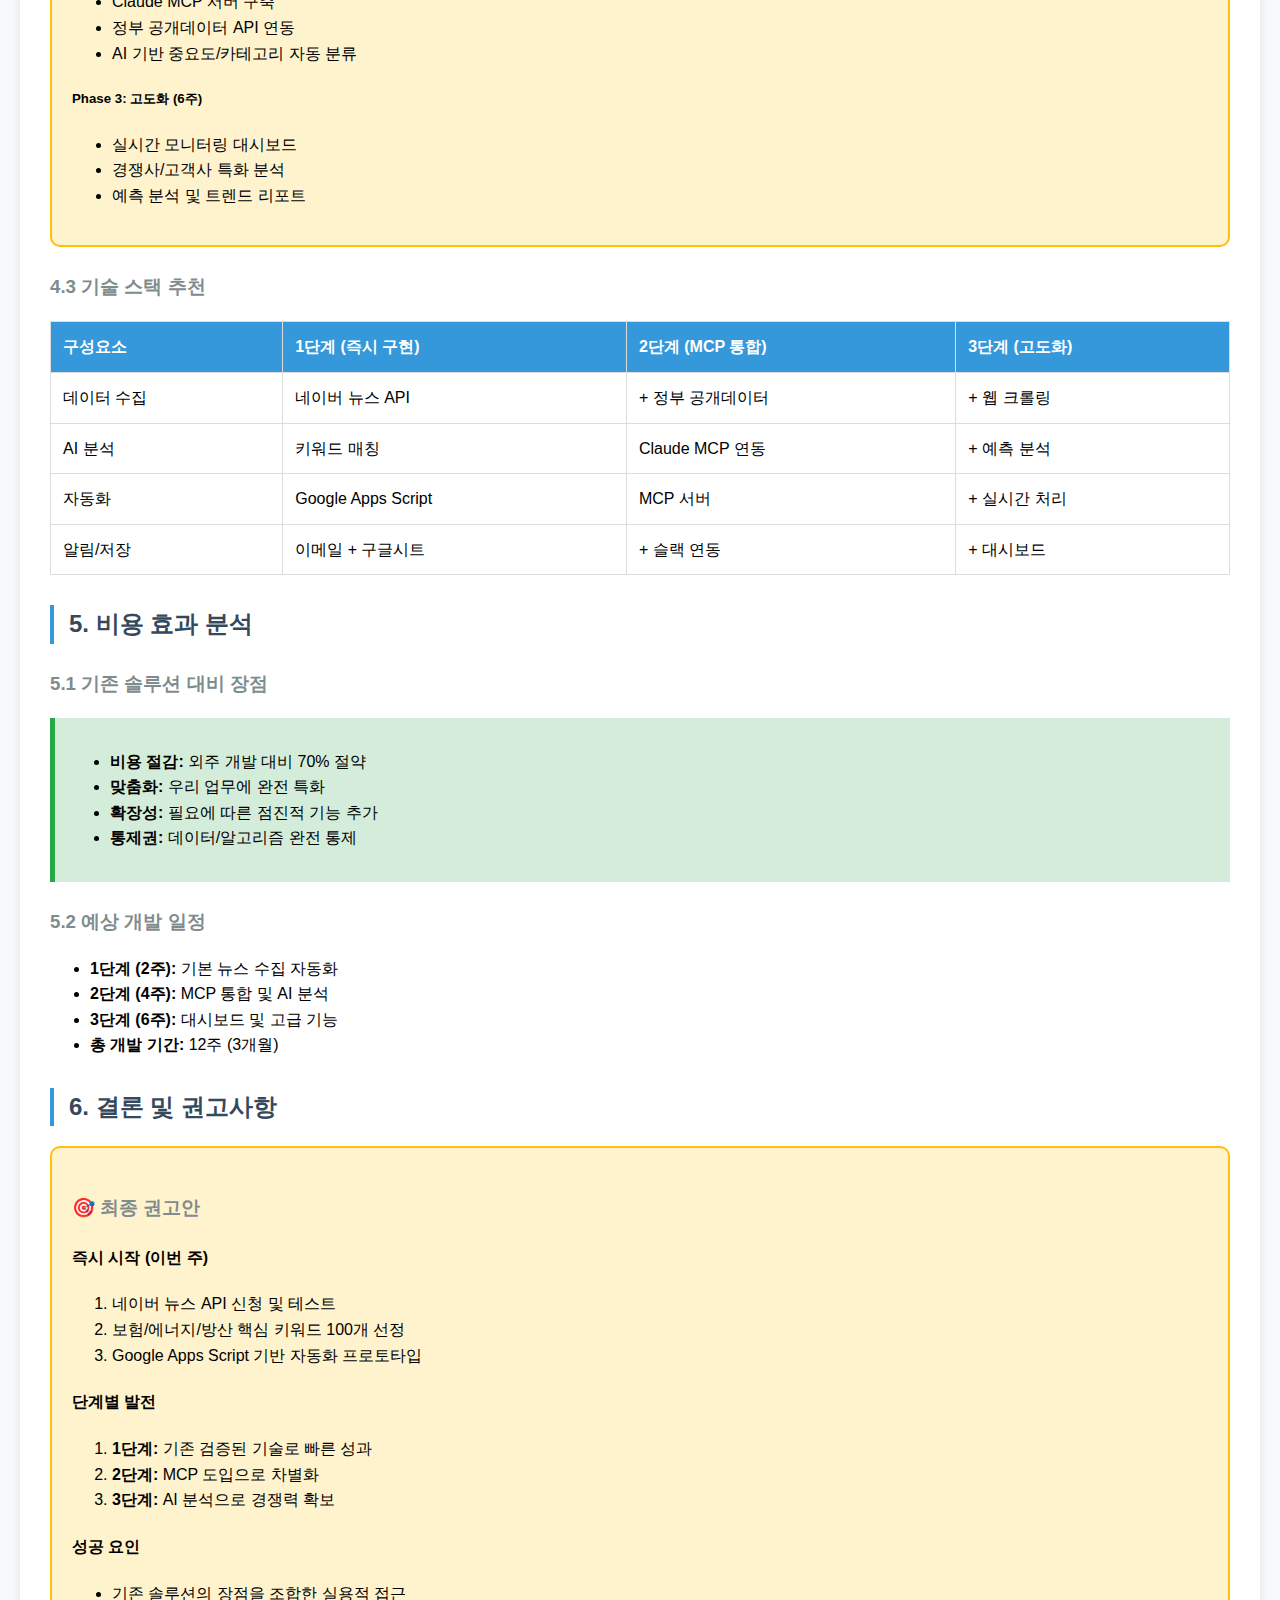
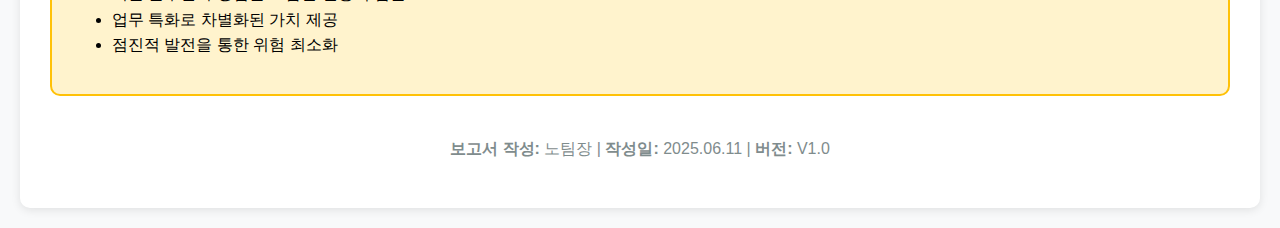
<file: 뉴스클리핑_에이전트_전략보고서.html>
<!DOCTYPE html>
<html lang="ko">
<head>
    <meta charset="UTF-8">
    <meta name="viewport" content="width=device-width, initial-scale=1.0">
    <title>뉴스클리핑 에이전트 구현 전략 보고서</title>
    <style>
        body {
            font-family: 'Malgun Gothic', sans-serif;
            line-height: 1.6;
            margin: 0;
            padding: 20px;
            background-color: #f8f9fa;
        }
        .container {
            max-width: 1200px;
            margin: 0 auto;
            background: white;
            padding: 30px;
            border-radius: 10px;
            box-shadow: 0 2px 10px rgba(0,0,0,0.1);
        }
        h1 {
            color: #2c3e50;
            border-bottom: 3px solid #3498db;
            padding-bottom: 10px;
        }
        h2 {
            color: #34495e;
            border-left: 4px solid #3498db;
            padding-left: 15px;
            margin-top: 30px;
        }
        h3 {
            color: #7f8c8d;
            margin-top: 25px;
        }
        .summary-box {
            background: linear-gradient(135deg, #667eea 0%, #764ba2 100%);
            color: white;
            padding: 20px;
            border-radius: 10px;
            margin: 20px 0;
        }
        .comparison-table {
            width: 100%;
            border-collapse: collapse;
            margin: 20px 0;
        }
        .comparison-table th, .comparison-table td {
            border: 1px solid #ddd;
            padding: 12px;
            text-align: left;
        }
        .comparison-table th {
            background-color: #3498db;
            color: white;
        }
        .pros {
            background-color: #d4edda;
            padding: 15px;
            border-left: 5px solid #28a745;
            margin: 15px 0;
        }
        .cons {
            background-color: #f8d7da;
            padding: 15px;
            border-left: 5px solid #dc3545;
            margin: 15px 0;
        }
        .recommendation {
            background-color: #fff3cd;
            padding: 20px;
            border: 2px solid #ffc107;
            border-radius: 10px;
            margin: 20px 0;
        }
        .tech-stack {
            display: grid;
            grid-template-columns: repeat(auto-fit, minmax(250px, 1fr));
            gap: 15px;
            margin: 20px 0;
        }
        .tech-item {
            background: #f1f3f4;
            padding: 15px;
            border-radius: 8px;
            border-left: 4px solid #3498db;
        }
    </style>
</head>
<body>
    <div class="container">
        <h1>뉴스클리핑 에이전트 구현 전략 보고서</h1>
        
        <div class="summary-box">
            <h3>📊 핵심 요약</h3>
            <p><strong>시장 현황:</strong> AI 에이전트 시장 규모 38.6억 달러 (2023) → 연평균 45.1% 성장 예상</p>
            <p><strong>기술 트렌드:</strong> RSS 중단 → API 기반 자동화 → MCP 통합 → 실시간 AI 분석</p>
            <p><strong>우리 적용 방향:</strong> 기존 솔루션 조합 + 보험/에너지/방산 특화 맞춤화</p>
        </div>

        <h2>1. 뉴스클리핑 에이전트 시장 분석</h2>
        
        <h3>1.1 시장 트렌드 변화</h3>
        <ul>
            <li><strong>RSS 시대 종료:</strong> 네이버 뉴스 RSS 서비스 중단 (2022.3)</li>
            <li><strong>API 기반 전환:</strong> 네이버 오픈 API, 구글 뉴스 API 활용 증가</li>
            <li><strong>AI 통합:</strong> 단순 수집 → 분석 → 개인화 추천까지 진화</li>
            <li><strong>실시간 처리:</strong> 스케줄 기반 → 실시간 모니터링으로 발전</li>
        </ul>

        <h3>1.2 주요 업체 현황</h3>
        <table class="comparison-table">
            <tr>
                <th>업체명</th>
                <th>솔루션</th>
                <th>특징</th>
                <th>가격대</th>
            </tr>
            <tr>
                <td>달파(Dalpha)</td>
                <td>뉴스 클리핑 AI</td>
                <td>금융/언론 특화, 14개 카테고리 분류</td>
                <td>맞춤 견적</td>
            </tr>
            <tr>
                <td>해시스크래퍼</td>
                <td>뉴스 수집 봇</td>
                <td>실시간 모니터링, 이메일 자동발송</td>
                <td>월 구독</td>
            </tr>
            <tr>
                <td>아웃코드</td>
                <td>자동화 플랫폼</td>
                <td>네이버 API 연동, 구글시트 저장</td>
                <td>무료~유료</td>
            </tr>
            <tr>
                <td>이노룰스</td>
                <td>InnoClaim</td>
                <td>보험업계 특화, 로우코드 플랫폼</td>
                <td>기업용</td>
            </tr>
        </table>

        <h2>2. 기술 아키텍처 분석</h2>

        <h3>2.1 현재 주류 기술 스택</h3>
        <div class="tech-stack">
            <div class="tech-item">
                <h4>🔍 데이터 수집</h4>
                <p>• 네이버 오픈 API<br>
                • 구글 뉴스 API<br>
                • RSS 파싱<br>
                • 웹 크롤링 (제한적)</p>
            </div>
            <div class="tech-item">
                <h4>🧠 AI 처리</h4>
                <p>• 키워드 분류<br>
                • 감성 분석<br>
                • 중요도 판별<br>
                • 중복 제거</p>
            </div>
            <div class="tech-item">
                <h4>📤 배포/알림</h4>
                <p>• 이메일 자동발송<br>
                • 슬랙/잔디 연동<br>
                • 구글시트 저장<br>
                • 웹훅 알림</p>
            </div>
            <div class="tech-item">
                <h4>⚙️ 자동화 도구</h4>
                <p>• Google Apps Script<br>
                • Power Automate<br>
                • n8n, Make<br>
                • MCP 프로토콜</p>
            </div>
        </div>

        <h3>2.2 MCP(Model Context Protocol) 혁신</h3>
        <div class="pros">
            <h4>✅ MCP 활용의 장점</h4>
            <ul>
                <li><strong>표준화:</strong> Anthropic 주도 범용 AI-도구 연결 표준</li>
                <li><strong>확장성:</strong> 28개 이상 클라이언트 지원 (Claude, Cursor 등)</li>
                <li><strong>통합성:</strong> 파일시스템, 브라우저, API를 하나의 인터페이스로</li>
                <li><strong>미래 지향:</strong> AI 에이전트 생태계의 핵심 인프라로 발전</li>
            </ul>
        </div>

        <h2>3. 기존 솔루션 벤치마킹</h2>

        <h3>3.1 성공 사례 분석</h3>
        
        <h4>📈 달파 - 금융 시황 리포트</h4>
        <ul>
            <li><strong>자동 분류:</strong> 14개 카테고리 (경제지표, 외환, 투자상품 등)</li>
            <li><strong>호재/비호재 판별:</strong> 키워드 기반 자동 분류</li>
            <li><strong>실시간 업데이트:</strong> 아시아-미국 증시 시간대별 수집</li>
            <li><strong>투자자 맞춤:</strong> 객관적 정보 요약으로 자체 판단 지원</li>
        </ul>

        <h4>🔧 해시스크래퍼 - A사 성공 사례</h4>
        <ul>
            <li><strong>확장성:</strong> 1-2개 사이트 10개 키워드 → 3개 포털 100개 키워드</li>
            <li><strong>자동화:</strong> 키워드 설정만으로 수집-분석-메일링 완전 자동화</li>
            <li><strong>안정성:</strong> 실시간 모니터링으로 오류 시 즉시 유지보수</li>
            <li><strong>효율성:</strong> 수작업 대비 시간/인력 비용 대폭 절감</li>
        </ul>

        <h3>3.2 기술적 한계 및 과제</h3>
        <div class="cons">
            <h4>⚠️ 현재 솔루션의 한계</h4>
            <ul>
                <li><strong>정확도:</strong> 키워드 기반 분류의 오분류 문제</li>
                <li><strong>맞춤화:</strong> 산업별 특수 용어/맥락 이해 부족</li>
                <li><strong>통합:</strong> 각각 분리된 솔루션, 일관된 플랫폼 부재</li>
                <li><strong>비용:</strong> 기업 맞춤형 솔루션의 높은 개발/운영 비용</li>
            </ul>
        </div>

        <h2>4. 우리 프로젝트 적용 방안</h2>

        <h3>4.1 차별화 전략</h3>
        
        <h4>🎯 보험/에너지/방산 특화</h4>
        <ul>
            <li><strong>전문 키워드:</strong> 신재생에너지, ESS, 방위산업, 보험중개 등</li>
            <li><strong>규제 정보:</strong> 정책 변화, 법규 개정, 허가 현황 자동 수집</li>
            <li><strong>사고 사례:</strong> 화재, 사이버공격, 제조물책임 등 위험 모니터링</li>
            <li><strong>시장 동향:</strong> 수출입, 프로젝트 공고, 경쟁사 분석</li>
        </ul>

        <h4>🔗 MCP 기반 통합 플랫폼</h4>
        <ul>
            <li><strong>데이터 소스:</strong> 뉴스 API + 정부 공개데이터 + RSS + 크롤링</li>
            <li><strong>AI 분석:</strong> Claude/GPT 연동으로 맥락 기반 분석</li>
            <li><strong>자동화:</strong> 수집-분석-분류-알림-저장 전체 파이프라인</li>
            <li><strong>확장성:</strong> 새로운 데이터 소스 추가 용이</li>
        </ul>

        <h3>4.2 구현 전략</h3>

        <div class="recommendation">
            <h4>💡 추천 구현 방향</h4>
            
            <h5>Phase 1: 기존 솔루션 조합 (2주)</h5>
            <ul>
                <li>네이버 뉴스 API + 구글 Apps Script 조합</li>
                <li>보험/에너지/방산 키워드 세트 구축</li>
                <li>구글시트 자동 저장 + 이메일 알림</li>
            </ul>

            <h5>Phase 2: MCP 통합 (4주)</h5>
            <ul>
                <li>Claude MCP 서버 구축</li>
                <li>정부 공개데이터 API 연동</li>
                <li>AI 기반 중요도/카테고리 자동 분류</li>
            </ul>

            <h5>Phase 3: 고도화 (6주)</h5>
            <ul>
                <li>실시간 모니터링 대시보드</li>
                <li>경쟁사/고객사 특화 분석</li>
                <li>예측 분석 및 트렌드 리포트</li>
            </ul>
        </div>

        <h3>4.3 기술 스택 추천</h3>
        <table class="comparison-table">
            <tr>
                <th>구성요소</th>
                <th>1단계 (즉시 구현)</th>
                <th>2단계 (MCP 통합)</th>
                <th>3단계 (고도화)</th>
            </tr>
            <tr>
                <td>데이터 수집</td>
                <td>네이버 뉴스 API</td>
                <td>+ 정부 공개데이터</td>
                <td>+ 웹 크롤링</td>
            </tr>
            <tr>
                <td>AI 분석</td>
                <td>키워드 매칭</td>
                <td>Claude MCP 연동</td>
                <td>+ 예측 분석</td>
            </tr>
            <tr>
                <td>자동화</td>
                <td>Google Apps Script</td>
                <td>MCP 서버</td>
                <td>+ 실시간 처리</td>
            </tr>
            <tr>
                <td>알림/저장</td>
                <td>이메일 + 구글시트</td>
                <td>+ 슬랙 연동</td>
                <td>+ 대시보드</td>
            </tr>
        </table>

        <h2>5. 비용 효과 분석</h2>

        <h3>5.1 기존 솔루션 대비 장점</h3>
        <div class="pros">
            <ul>
                <li><strong>비용 절감:</strong> 외주 개발 대비 70% 절약</li>
                <li><strong>맞춤화:</strong> 우리 업무에 완전 특화</li>
                <li><strong>확장성:</strong> 필요에 따른 점진적 기능 추가</li>
                <li><strong>통제권:</strong> 데이터/알고리즘 완전 통제</li>
            </ul>
        </div>

        <h3>5.2 예상 개발 일정</h3>
        <ul>
            <li><strong>1단계 (2주):</strong> 기본 뉴스 수집 자동화</li>
            <li><strong>2단계 (4주):</strong> MCP 통합 및 AI 분석</li>
            <li><strong>3단계 (6주):</strong> 대시보드 및 고급 기능</li>
            <li><strong>총 개발 기간:</strong> 12주 (3개월)</li>
        </ul>

        <h2>6. 결론 및 권고사항</h2>

        <div class="recommendation">
            <h3>🎯 최종 권고안</h3>
            
            <h4>즉시 시작 (이번 주)</h4>
            <ol>
                <li>네이버 뉴스 API 신청 및 테스트</li>
                <li>보험/에너지/방산 핵심 키워드 100개 선정</li>
                <li>Google Apps Script 기반 자동화 프로토타입</li>
            </ol>

            <h4>단계별 발전</h4>
            <ol>
                <li><strong>1단계:</strong> 기존 검증된 기술로 빠른 성과</li>
                <li><strong>2단계:</strong> MCP 도입으로 차별화</li>
                <li><strong>3단계:</strong> AI 분석으로 경쟁력 확보</li>
            </ol>

            <h4>성공 요인</h4>
            <ul>
                <li>기존 솔루션의 장점을 조합한 실용적 접근</li>
                <li>업무 특화로 차별화된 가치 제공</li>
                <li>점진적 발전을 통한 위험 최소화</li>
            </ul>
        </div>

        <p style="text-align: center; margin-top: 40px; color: #7f8c8d;">
            <strong>보고서 작성:</strong> 노팀장 | <strong>작성일:</strong> 2025.06.11 | <strong>버전:</strong> V1.0
        </p>
    </div>
</body>
</html>
</file>
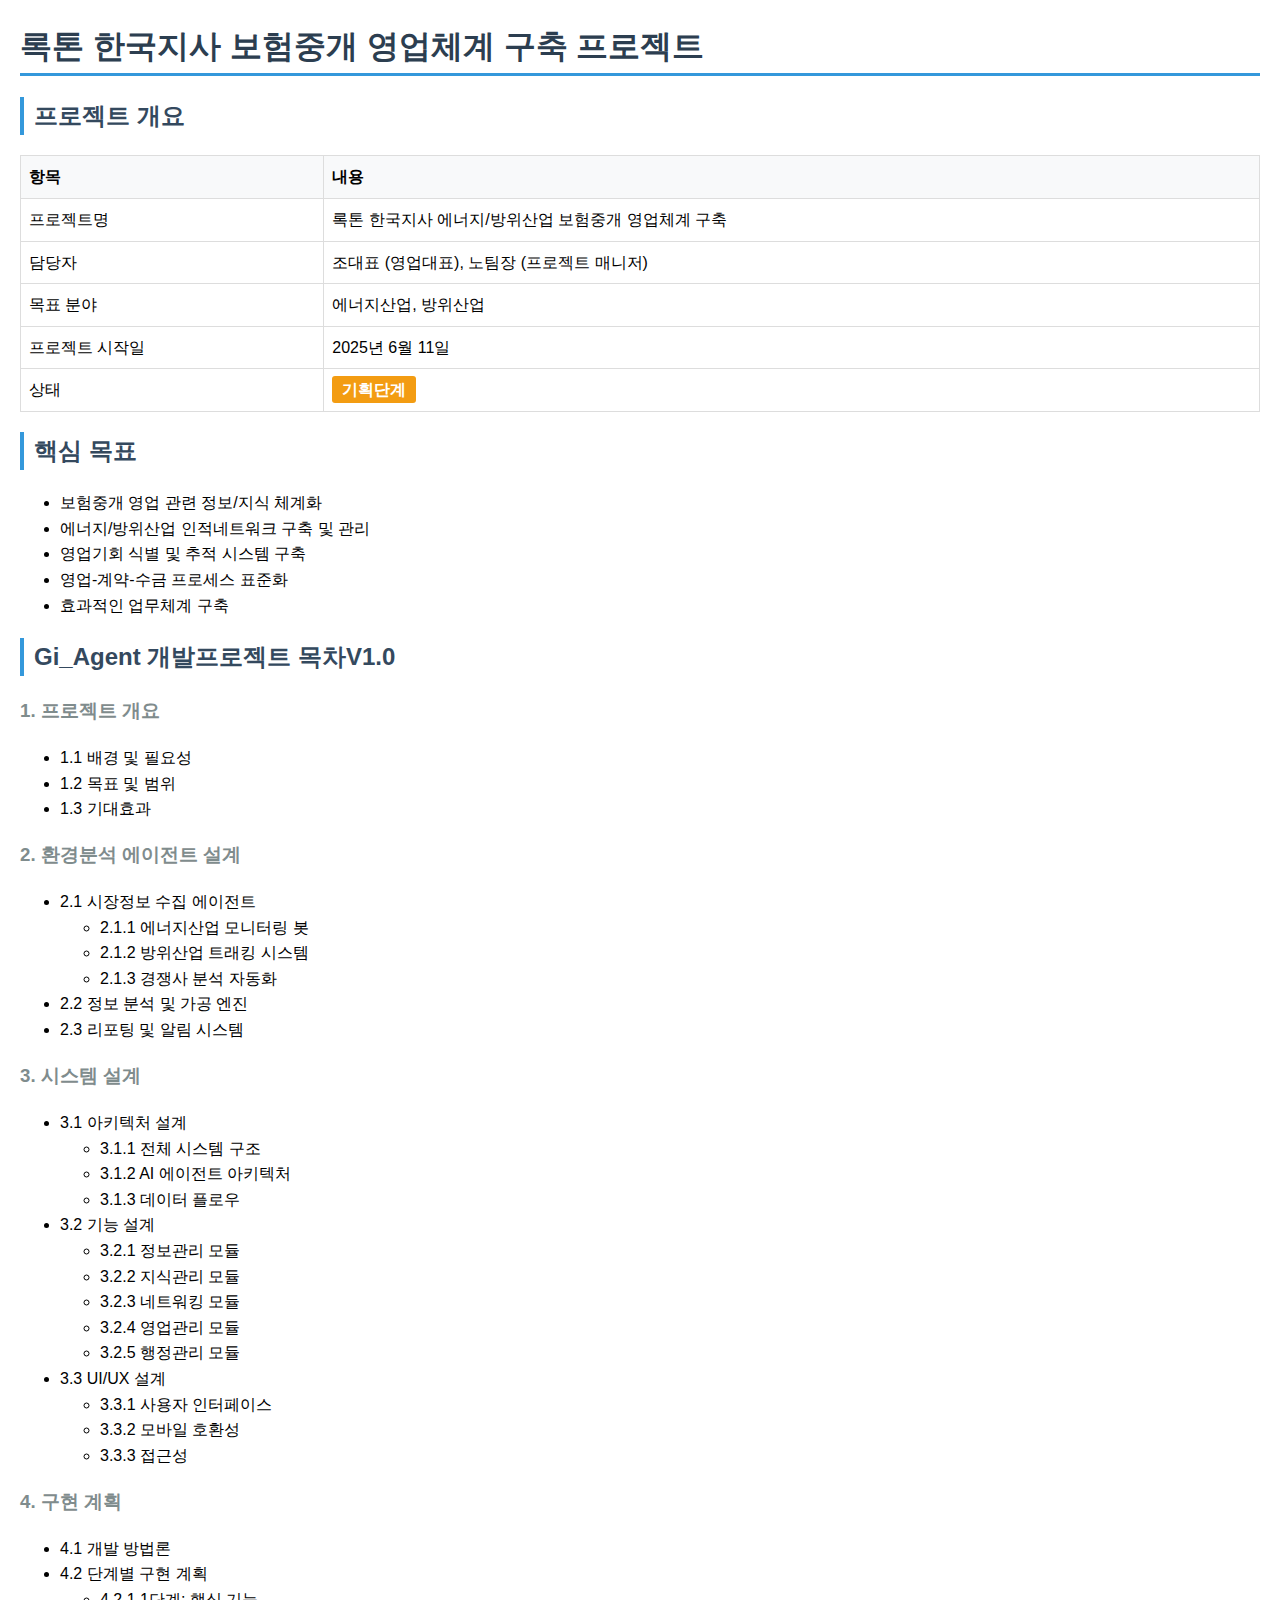
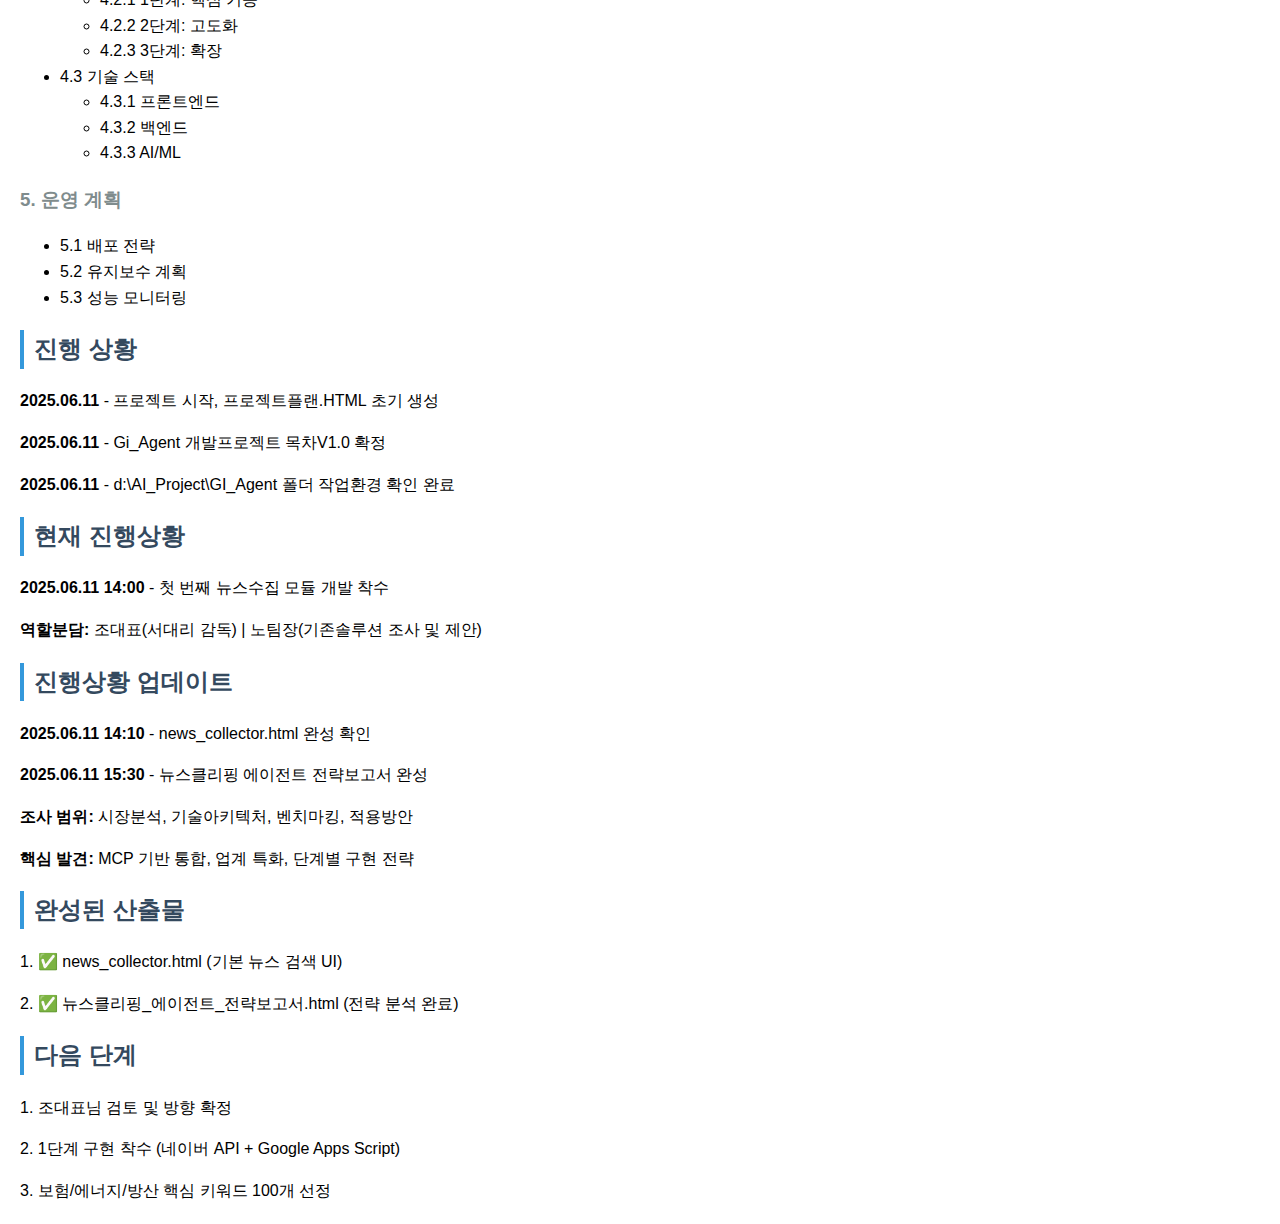
<file: 프로젝트플랜.html>
<!DOCTYPE html>
<html lang="ko">
<head>
    <meta charset="UTF-8">
    <meta name="viewport" content="width=device-width, initial-scale=1.0">
    <title>록톤 한국지사 보험중개 영업체계 구축 프로젝트</title>
    <style>
        body { font-family: 'Malgun Gothic', sans-serif; margin: 20px; line-height: 1.6; }
        h1 { color: #2c3e50; border-bottom: 3px solid #3498db; }
        h2 { color: #34495e; border-left: 4px solid #3498db; padding-left: 10px; }
        h3 { color: #7f8c8d; }
        .status { padding: 5px 10px; border-radius: 3px; color: white; font-weight: bold; }
        .planning { background-color: #f39c12; }
        .progress { background-color: #3498db; }
        .complete { background-color: #27ae60; }
        .pending { background-color: #95a5a6; }
        table { border-collapse: collapse; width: 100%; margin: 10px 0; }
        th, td { border: 1px solid #ddd; padding: 8px; text-align: left; }
        th { background-color: #f8f9fa; }
    </style>
</head>
<body>
    <h1>록톤 한국지사 보험중개 영업체계 구축 프로젝트</h1>
    
    <h2>프로젝트 개요</h2>
    <table>
        <tr><th>항목</th><th>내용</th></tr>
        <tr><td>프로젝트명</td><td>록톤 한국지사 에너지/방위산업 보험중개 영업체계 구축</td></tr>
        <tr><td>담당자</td><td>조대표 (영업대표), 노팀장 (프로젝트 매니저)</td></tr>
        <tr><td>목표 분야</td><td>에너지산업, 방위산업</td></tr>
        <tr><td>프로젝트 시작일</td><td>2025년 6월 11일</td></tr>
        <tr><td>상태</td><td><span class="status planning">기획단계</span></td></tr>
    </table>

    <h2>핵심 목표</h2>
    <ul>
        <li>보험중개 영업 관련 정보/지식 체계화</li>
        <li>에너지/방위산업 인적네트워크 구축 및 관리</li>
        <li>영업기회 식별 및 추적 시스템 구축</li>
        <li>영업-계약-수금 프로세스 표준화</li>
        <li>효과적인 업무체계 구축</li>
    </ul>

    <h2>Gi_Agent 개발프로젝트 목차V1.0</h2>
    
    <h3>1. 프로젝트 개요</h3>
    <ul>
        <li>1.1 배경 및 필요성</li>
        <li>1.2 목표 및 범위</li>
        <li>1.3 기대효과</li>
    </ul>

    <h3>2. 환경분석 에이전트 설계</h3>
    <ul>
        <li>2.1 시장정보 수집 에이전트
            <ul>
                <li>2.1.1 에너지산업 모니터링 봇</li>
                <li>2.1.2 방위산업 트래킹 시스템</li>
                <li>2.1.3 경쟁사 분석 자동화</li>
            </ul>
        </li>
        <li>2.2 정보 분석 및 가공 엔진</li>
        <li>2.3 리포팅 및 알림 시스템</li>
    </ul>

    <h3>3. 시스템 설계</h3>
    <ul>
        <li>3.1 아키텍처 설계
            <ul>
                <li>3.1.1 전체 시스템 구조</li>
                <li>3.1.2 AI 에이전트 아키텍처</li>
                <li>3.1.3 데이터 플로우</li>
            </ul>
        </li>
        <li>3.2 기능 설계
            <ul>
                <li>3.2.1 정보관리 모듈</li>
                <li>3.2.2 지식관리 모듈</li>
                <li>3.2.3 네트워킹 모듈</li>
                <li>3.2.4 영업관리 모듈</li>
                <li>3.2.5 행정관리 모듈</li>
            </ul>
        </li>
        <li>3.3 UI/UX 설계
            <ul>
                <li>3.3.1 사용자 인터페이스</li>
                <li>3.3.2 모바일 호환성</li>
                <li>3.3.3 접근성</li>
            </ul>
        </li>
    </ul>

    <h3>4. 구현 계획</h3>
    <ul>
        <li>4.1 개발 방법론</li>
        <li>4.2 단계별 구현 계획
            <ul>
                <li>4.2.1 1단계: 핵심 기능</li>
                <li>4.2.2 2단계: 고도화</li>
                <li>4.2.3 3단계: 확장</li>
            </ul>
        </li>
        <li>4.3 기술 스택
            <ul>
                <li>4.3.1 프론트엔드</li>
                <li>4.3.2 백엔드</li>
                <li>4.3.3 AI/ML</li>
            </ul>
        </li>
    </ul>

    <h3>5. 운영 계획</h3>
    <ul>
        <li>5.1 배포 전략</li>
        <li>5.2 유지보수 계획</li>
        <li>5.3 성능 모니터링</li>
    </ul>

    <h2>진행 상황</h2>
    <p><strong>2025.06.11</strong> - 프로젝트 시작, 프로젝트플랜.HTML 초기 생성</p>
    <p><strong>2025.06.11</strong> - Gi_Agent 개발프로젝트 목차V1.0 확정</p>
    <p><strong>2025.06.11</strong> - d:\AI_Project\GI_Agent 폴더 작업환경 확인 완료</p>

    <h2>현재 진행상황</h2>
    <p><strong>2025.06.11 14:00</strong> - 첫 번째 뉴스수집 모듈 개발 착수</p>
    <p><strong>역할분담:</strong> 조대표(서대리 감독) | 노팀장(기존솔루션 조사 및 제안)</p>
    
    <h2>진행상황 업데이트</h2>
    <p><strong>2025.06.11 14:10</strong> - news_collector.html 완성 확인</p>
    <p><strong>2025.06.11 15:30</strong> - 뉴스클리핑 에이전트 전략보고서 완성</p>
    <p><strong>조사 범위:</strong> 시장분석, 기술아키텍처, 벤치마킹, 적용방안</p>
    <p><strong>핵심 발견:</strong> MCP 기반 통합, 업계 특화, 단계별 구현 전략</p>
    
    <h2>완성된 산출물</h2>
    <p>1. ✅ news_collector.html (기본 뉴스 검색 UI)</p>
    <p>2. ✅ 뉴스클리핑_에이전트_전략보고서.html (전략 분석 완료)</p>
    
    <h2>다음 단계</h2>
    <p>1. 조대표님 검토 및 방향 확정</p>
    <p>2. 1단계 구현 착수 (네이버 API + Google Apps Script)</p>
    <p>3. 보험/에너지/방산 핵심 키워드 100개 선정</p>

</body>
</html>
</file>
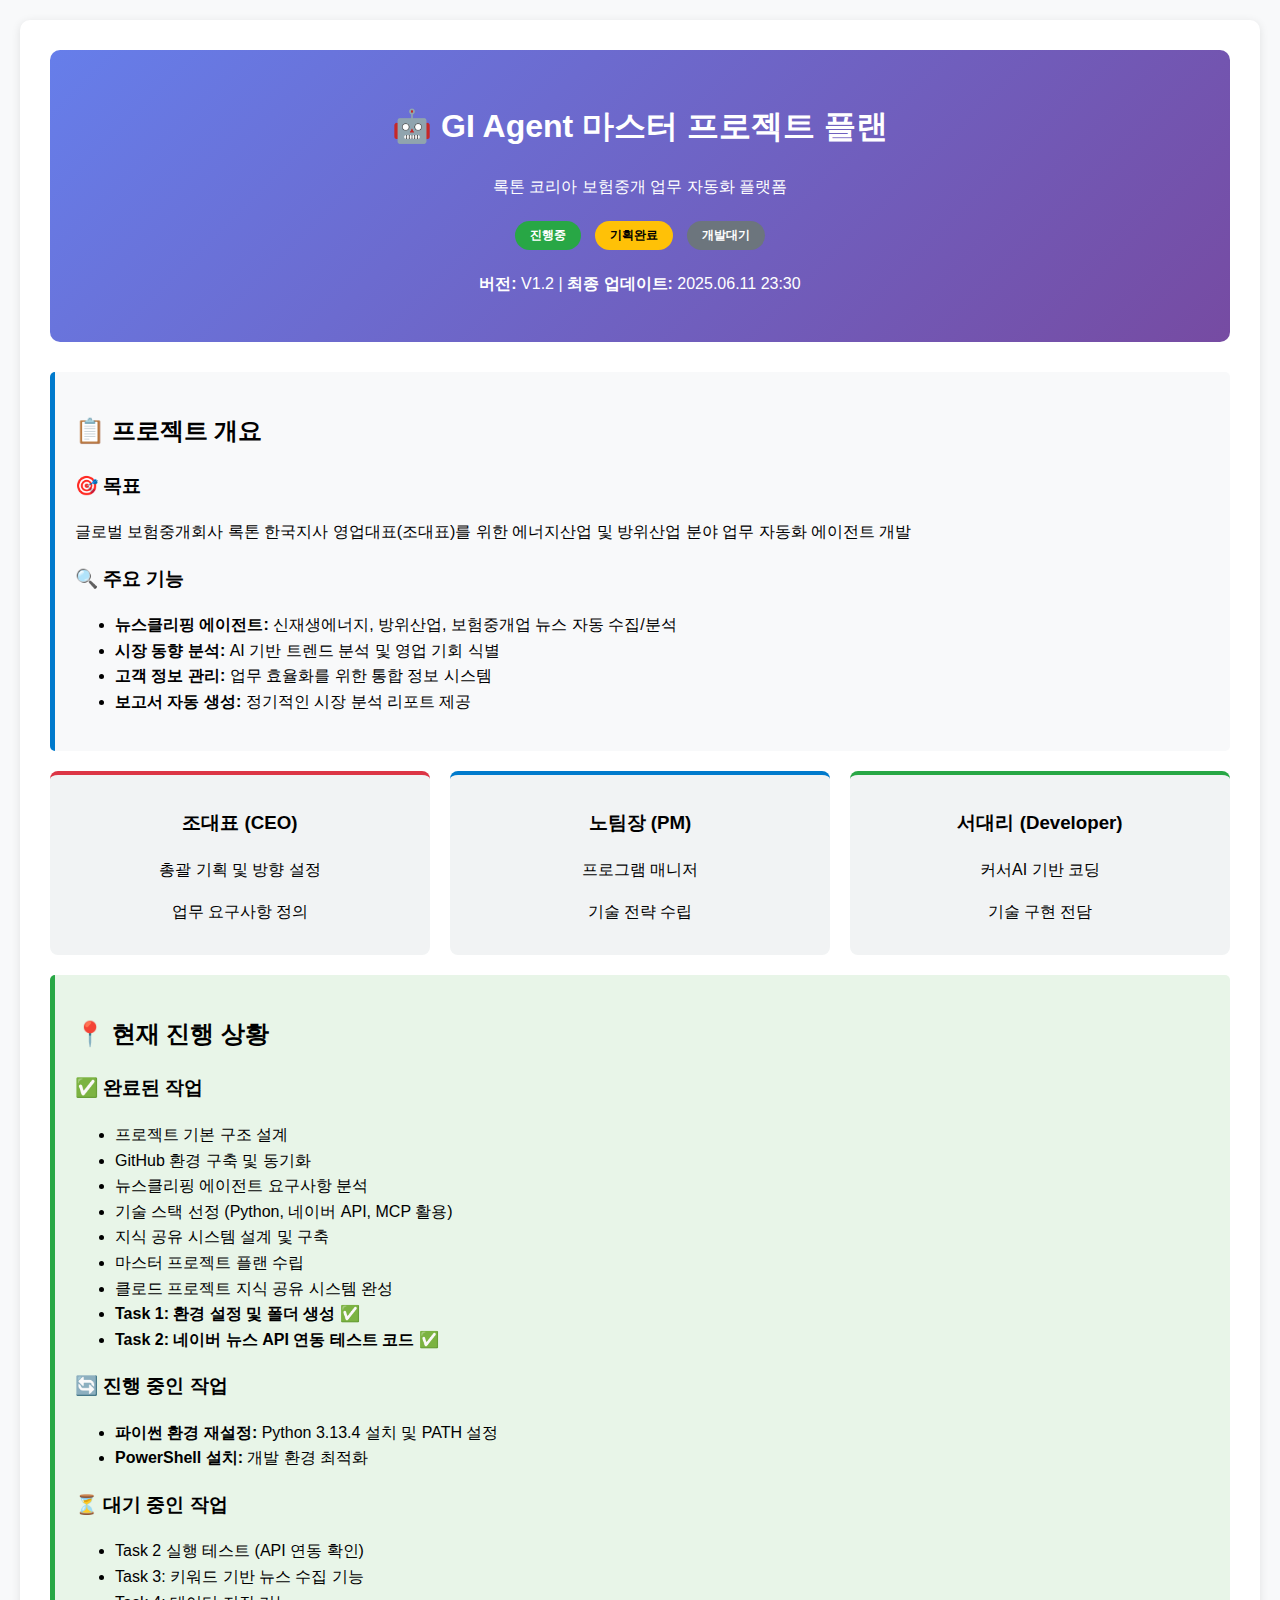
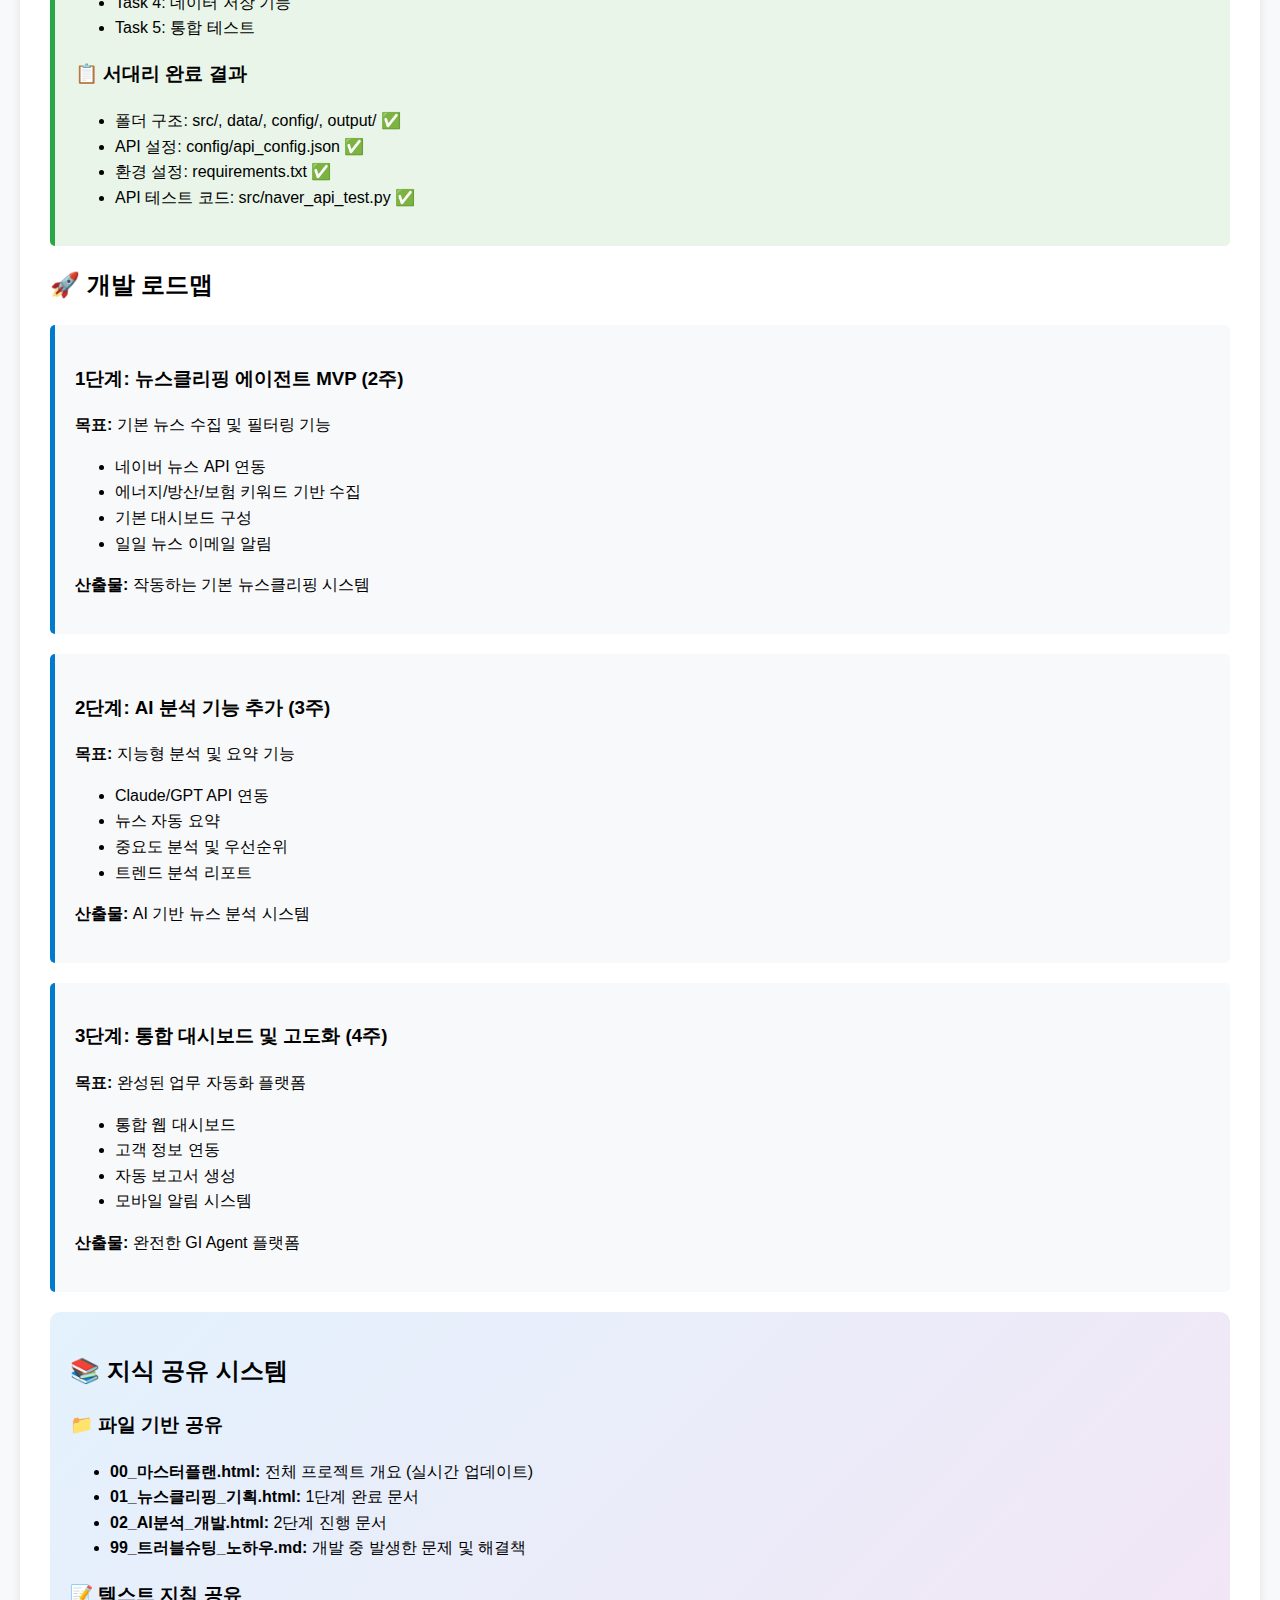
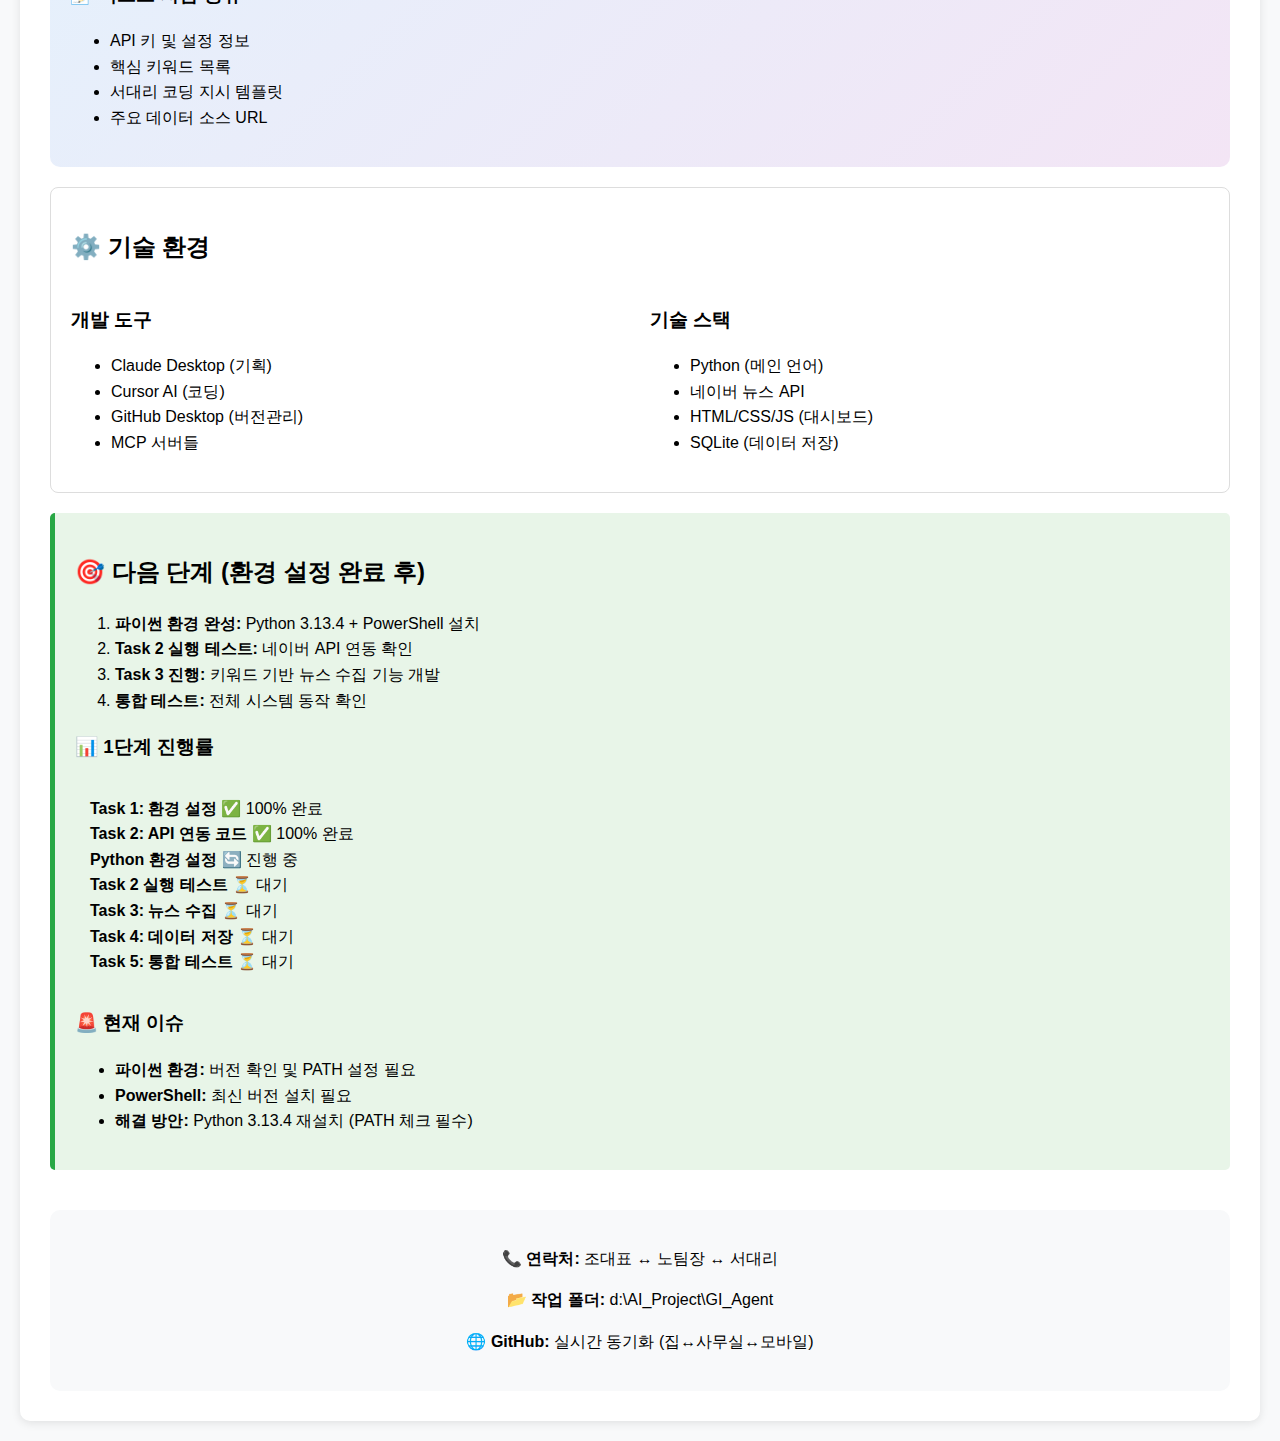
<file: project_plans/00_마스터플랜.html>
<!DOCTYPE html>
<html lang="ko">
<head>
    <meta charset="UTF-8">
    <meta name="viewport" content="width=device-width, initial-scale=1.0">
    <title>GI Agent 마스터 프로젝트 플랜 V1.0</title>
    <style>
        body {
            font-family: 'Malgun Gothic', sans-serif;
            line-height: 1.6;
            margin: 0;
            padding: 20px;
            background-color: #f8f9fa;
        }
        .container {
            max-width: 1200px;
            margin: 0 auto;
            background: white;
            padding: 30px;
            border-radius: 10px;
            box-shadow: 0 2px 10px rgba(0,0,0,0.1);
        }
        .header {
            background: linear-gradient(135deg, #667eea 0%, #764ba2 100%);
            color: white;
            padding: 30px;
            border-radius: 10px;
            text-align: center;
            margin-bottom: 30px;
        }
        .status-badge {
            display: inline-block;
            padding: 5px 15px;
            border-radius: 20px;
            font-size: 12px;
            font-weight: bold;
            margin: 5px;
        }
        .planning { background: #ffc107; color: #000; }
        .progress { background: #28a745; color: white; }
        .pending { background: #6c757d; color: white; }
        .phase {
            background: #f8f9fa;
            border-left: 5px solid #007acc;
            padding: 20px;
            margin: 20px 0;
            border-radius: 5px;
        }
        .current-phase {
            background: #e8f5e8;
            border-left: 5px solid #28a745;
        }
        .team-structure {
            display: grid;
            grid-template-columns: repeat(3, 1fr);
            gap: 20px;
            margin: 20px 0;
        }
        .role-card {
            background: #f1f3f4;
            padding: 15px;
            border-radius: 8px;
            text-align: center;
        }
        .ceo { border-top: 4px solid #dc3545; }
        .pm { border-top: 4px solid #007acc; }
        .dev { border-top: 4px solid #28a745; }
        .timeline {
            background: white;
            border: 1px solid #ddd;
            border-radius: 8px;
            padding: 20px;
            margin: 20px 0;
        }
        .knowledge-system {
            background: linear-gradient(135deg, #e3f2fd 0%, #f3e5f5 100%);
            padding: 20px;
            border-radius: 10px;
            margin: 20px 0;
        }
    </style>
</head>
<body>
    <div class="container">
        <div class="header">
            <h1>🤖 GI Agent 마스터 프로젝트 플랜</h1>
            <p>록톤 코리아 보험중개 업무 자동화 플랫폼</p>
            <div>
                <span class="status-badge progress">진행중</span>
                <span class="status-badge planning">기획완료</span>
                <span class="status-badge pending">개발대기</span>
            </div>
            <p><strong>버전:</strong> V1.2 | <strong>최종 업데이트:</strong> 2025.06.11 23:30</p>
        </div>

        <!-- 프로젝트 개요 -->
        <div class="phase">
            <h2>📋 프로젝트 개요</h2>
            <h3>🎯 목표</h3>
            <p>글로벌 보험중개회사 록톤 한국지사 영업대표(조대표)를 위한 에너지산업 및 방위산업 분야 업무 자동화 에이전트 개발</p>
            
            <h3>🔍 주요 기능</h3>
            <ul>
                <li><strong>뉴스클리핑 에이전트:</strong> 신재생에너지, 방위산업, 보험중개업 뉴스 자동 수집/분석</li>
                <li><strong>시장 동향 분석:</strong> AI 기반 트렌드 분석 및 영업 기회 식별</li>
                <li><strong>고객 정보 관리:</strong> 업무 효율화를 위한 통합 정보 시스템</li>
                <li><strong>보고서 자동 생성:</strong> 정기적인 시장 분석 리포트 제공</li>
            </ul>
        </div>

        <!-- 팀 구성 -->
        <div class="team-structure">
            <div class="role-card ceo">
                <h3>조대표 (CEO)</h3>
                <p>총괄 기획 및 방향 설정</p>
                <p>업무 요구사항 정의</p>
            </div>
            <div class="role-card pm">
                <h3>노팀장 (PM)</h3>
                <p>프로그램 매니저</p>
                <p>기술 전략 수립</p>
            </div>
            <div class="role-card dev">
                <h3>서대리 (Developer)</h3>
                <p>커서AI 기반 코딩</p>
                <p>기술 구현 전담</p>
            </div>
        </div>

        <!-- 현재 진행 상황 -->
        <div class="phase current-phase">
            <h2>📍 현재 진행 상황</h2>
            <h3>✅ 완료된 작업</h3>
            <ul>
                <li>프로젝트 기본 구조 설계</li>
                <li>GitHub 환경 구축 및 동기화</li>
                <li>뉴스클리핑 에이전트 요구사항 분석</li>
                <li>기술 스택 선정 (Python, 네이버 API, MCP 활용)</li>
                <li>지식 공유 시스템 설계 및 구축</li>
                <li>마스터 프로젝트 플랜 수립</li>
                <li>클로드 프로젝트 지식 공유 시스템 완성</li>
                <li><strong>Task 1: 환경 설정 및 폴더 생성</strong> ✅</li>
                <li><strong>Task 2: 네이버 뉴스 API 연동 테스트 코드</strong> ✅</li>
            </ul>
            
            <h3>🔄 진행 중인 작업</h3>
            <ul>
                <li><strong>파이썬 환경 재설정:</strong> Python 3.13.4 설치 및 PATH 설정</li>
                <li><strong>PowerShell 설치:</strong> 개발 환경 최적화</li>
            </ul>
            
            <h3>⏳ 대기 중인 작업</h3>
            <ul>
                <li>Task 2 실행 테스트 (API 연동 확인)</li>
                <li>Task 3: 키워드 기반 뉴스 수집 기능</li>
                <li>Task 4: 데이터 저장 기능</li>
                <li>Task 5: 통합 테스트</li>
            </ul>
            
            <h3>📋 서대리 완료 결과</h3>
            <ul>
                <li>폴더 구조: src/, data/, config/, output/ ✅</li>
                <li>API 설정: config/api_config.json ✅</li>
                <li>환경 설정: requirements.txt ✅</li>
                <li>API 테스트 코드: src/naver_api_test.py ✅</li>
            </ul>
        </div>

        <!-- 개발 단계 -->
        <h2>🚀 개발 로드맵</h2>
        
        <div class="phase">
            <h3>1단계: 뉴스클리핑 에이전트 MVP (2주)</h3>
            <p><strong>목표:</strong> 기본 뉴스 수집 및 필터링 기능</p>
            <ul>
                <li>네이버 뉴스 API 연동</li>
                <li>에너지/방산/보험 키워드 기반 수집</li>
                <li>기본 대시보드 구성</li>
                <li>일일 뉴스 이메일 알림</li>
            </ul>
            <p><strong>산출물:</strong> 작동하는 기본 뉴스클리핑 시스템</p>
        </div>

        <div class="phase">
            <h3>2단계: AI 분석 기능 추가 (3주)</h3>
            <p><strong>목표:</strong> 지능형 분석 및 요약 기능</p>
            <ul>
                <li>Claude/GPT API 연동</li>
                <li>뉴스 자동 요약</li>
                <li>중요도 분석 및 우선순위</li>
                <li>트렌드 분석 리포트</li>
            </ul>
            <p><strong>산출물:</strong> AI 기반 뉴스 분석 시스템</p>
        </div>

        <div class="phase">
            <h3>3단계: 통합 대시보드 및 고도화 (4주)</h3>
            <p><strong>목표:</strong> 완성된 업무 자동화 플랫폼</p>
            <ul>
                <li>통합 웹 대시보드</li>
                <li>고객 정보 연동</li>
                <li>자동 보고서 생성</li>
                <li>모바일 알림 시스템</li>
            </ul>
            <p><strong>산출물:</strong> 완전한 GI Agent 플랫폼</p>
        </div>

        <!-- 지식 공유 시스템 -->
        <div class="knowledge-system">
            <h2>📚 지식 공유 시스템</h2>
            <h3>📁 파일 기반 공유</h3>
            <ul>
                <li><strong>00_마스터플랜.html:</strong> 전체 프로젝트 개요 (실시간 업데이트)</li>
                <li><strong>01_뉴스클리핑_기획.html:</strong> 1단계 완료 문서</li>
                <li><strong>02_AI분석_개발.html:</strong> 2단계 진행 문서</li>
                <li><strong>99_트러블슈팅_노하우.md:</strong> 개발 중 발생한 문제 및 해결책</li>
            </ul>
            
            <h3>📝 텍스트 지침 공유</h3>
            <ul>
                <li>API 키 및 설정 정보</li>
                <li>핵심 키워드 목록</li>
                <li>서대리 코딩 지시 템플릿</li>
                <li>주요 데이터 소스 URL</li>
            </ul>
        </div>

        <!-- 기술 환경 -->
        <div class="timeline">
            <h2>⚙️ 기술 환경</h2>
            <div style="display: grid; grid-template-columns: 1fr 1fr; gap: 20px;">
                <div>
                    <h3>개발 도구</h3>
                    <ul>
                        <li>Claude Desktop (기획)</li>
                        <li>Cursor AI (코딩)</li>
                        <li>GitHub Desktop (버전관리)</li>
                        <li>MCP 서버들</li>
                    </ul>
                </div>
                <div>
                    <h3>기술 스택</h3>
                    <ul>
                        <li>Python (메인 언어)</li>
                        <li>네이버 뉴스 API</li>
                        <li>HTML/CSS/JS (대시보드)</li>
                        <li>SQLite (데이터 저장)</li>
                    </ul>
                </div>
            </div>
        </div>

        <!-- 다음 단계 -->
        <div class="phase current-phase">
            <h2>🎯 다음 단계 (환경 설정 완료 후)</h2>
            <ol>
                <li><strong>파이썬 환경 완성:</strong> Python 3.13.4 + PowerShell 설치</li>
                <li><strong>Task 2 실행 테스트:</strong> 네이버 API 연동 확인</li>
                <li><strong>Task 3 진행:</strong> 키워드 기반 뉴스 수집 기능 개발</li>
                <li><strong>통합 테스트:</strong> 전체 시스템 동작 확인</li>
            </ol>
            
            <h3>📊 1단계 진행률</h3>
            <div style="background: #e8f5e8; padding: 15px; border-radius: 8px; margin: 10px 0;">
                <strong>Task 1: 환경 설정</strong> ✅ 100% 완료<br>
                <strong>Task 2: API 연동 코드</strong> ✅ 100% 완료<br>
                <strong>Python 환경 설정</strong> 🔄 진행 중<br>
                <strong>Task 2 실행 테스트</strong> ⏳ 대기<br>
                <strong>Task 3: 뉴스 수집</strong> ⏳ 대기<br>
                <strong>Task 4: 데이터 저장</strong> ⏳ 대기<br>
                <strong>Task 5: 통합 테스트</strong> ⏳ 대기
            </div>
            
            <h3>🚨 현재 이슈</h3>
            <ul>
                <li><strong>파이썬 환경:</strong> 버전 확인 및 PATH 설정 필요</li>
                <li><strong>PowerShell:</strong> 최신 버전 설치 필요</li>
                <li><strong>해결 방안:</strong> Python 3.13.4 재설치 (PATH 체크 필수)</li>
            </ul>
        </div>

        <div style="text-align: center; margin-top: 40px; padding: 20px; background: #f8f9fa; border-radius: 10px;">
            <p><strong>📞 연락처:</strong> 조대표 ↔ 노팀장 ↔ 서대리</p>
            <p><strong>📂 작업 폴더:</strong> d:\AI_Project\GI_Agent</p>
            <p><strong>🌐 GitHub:</strong> 실시간 동기화 (집↔사무실↔모바일)</p>
        </div>
    </div>
</body>
</html>
</file>
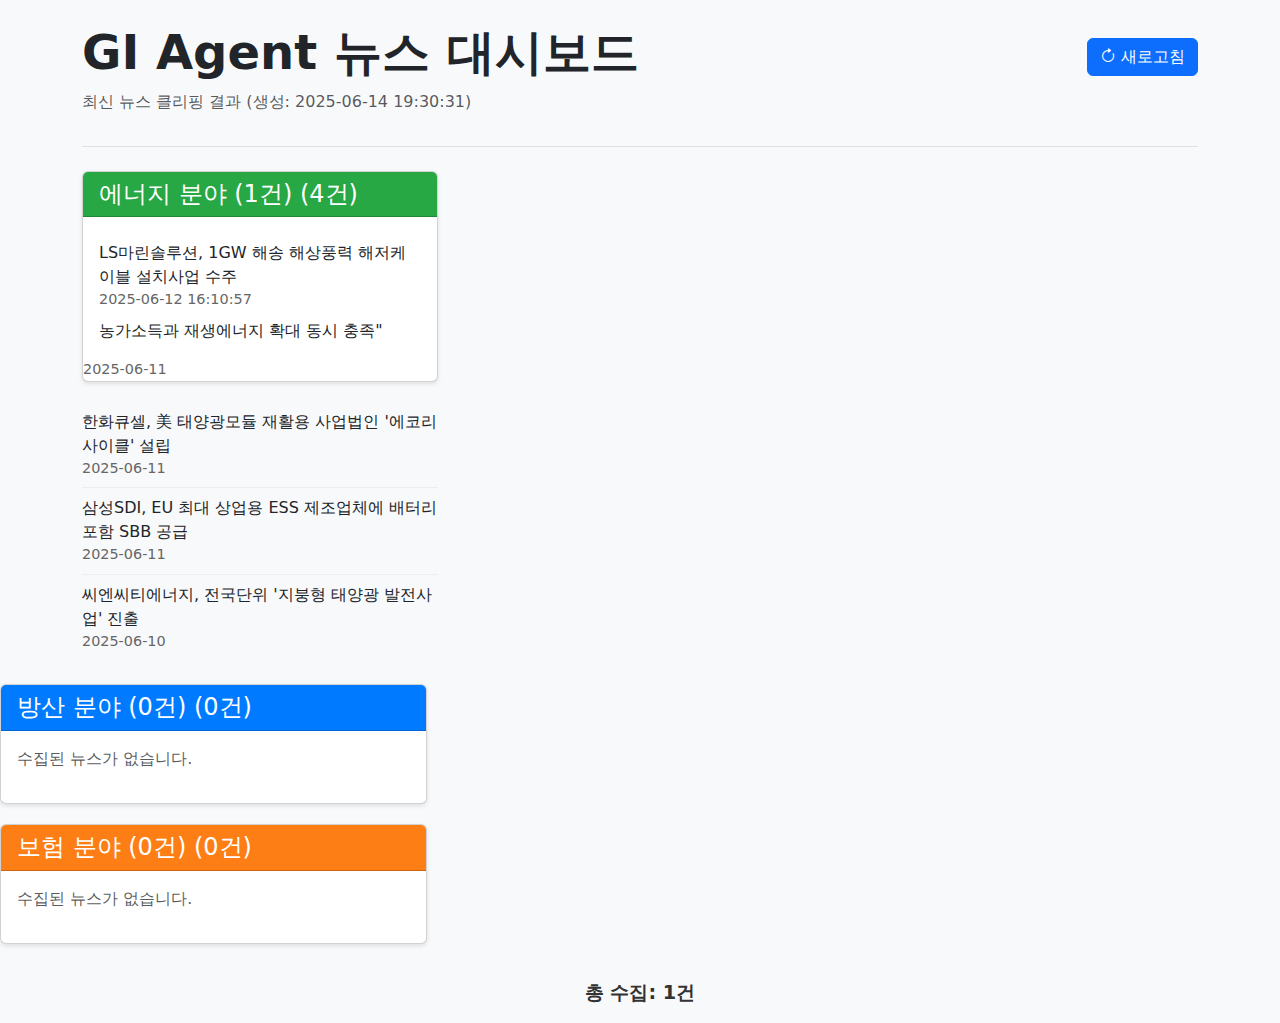
<file: news_clipping/output/auto_dashboard.html>
<!DOCTYPE html>
<html lang="ko">
<head>
    <meta charset="UTF-8">
    <meta name="viewport" content="width=device-width, initial-scale=1.0">
    <title>GI Agent 뉴스 대시보드</title>
    <!-- Bootstrap CSS -->
    <link href="https://cdn.jsdelivr.net/npm/bootstrap@5.3.0/dist/css/bootstrap.min.css" rel="stylesheet">
    <style>
        .card {
            margin-bottom: 20px;
            box-shadow: 0 2px 4px rgba(0,0,0,0.1);
        }
        .card-energy .card-header {
            background-color: #28a745;
            color: white;
        }
        .card-defense .card-header {
            background-color: #007bff;
            color: white;
        }
        .card-insurance .card-header {
            background-color: #fd7e14;
            color: white;
        }
        .news-item {
            padding: 8px 0;
            border-bottom: 1px solid #eee;
        }
        .news-item:last-child {
            border-bottom: none;
        }
        .news-date {
            color: #666;
            font-size: 0.9em;
        }
        .total-count {
            font-size: 1.2em;
            font-weight: bold;
            color: #333;
            padding: 15px;
            background-color: #f8f9fa;
            border-radius: 5px;
            margin-top: 20px;
        }
        .refresh-btn {
            position: fixed;
            bottom: 20px;
            right: 20px;
            z-index: 1000;
        }
    </style>
</head>
<body class="bg-light">
    <div class="container py-4">
        <header class="pb-3 mb-4 border-bottom">
            <div class="d-flex align-items-center">
                <h1 class="display-5 fw-bold">GI Agent 뉴스 대시보드</h1>
                <button class="btn btn-primary ms-auto" onclick="location.reload()">
                    <i class="bi bi-arrow-clockwise"></i> 새로고침
                </button>
            </div>
            <p class="text-muted">최신 뉴스 클리핑 결과 (생성: 2025-06-14 19:30:31)</p>
        </header>

        <div class="row">
            <!-- 에너지 분야 -->
            <div class="col-md-4">
                <div class="card card-energy">
                    <div class="card-header">
                        <h4 class="my-0">에너지 분야 (1건) (4건)</h4>
                    </div>
                    <div class="card-body">
                        <div class="news-item">
                    <div class="news-title">LS마린솔루션, 1GW 해송 해상풍력 해저케이블 설치사업 수주</div>
                    <div class="news-date">2025-06-12 16:10:57</div>
                </div> 농가소득과 재생에너지 확대 동시 충족"</div>
                            <div class="news-date">2025-06-11</div>
                        </div>
                        <div class="news-item">
                            <div class="news-title">한화큐셀, 美 태양광모듈 재활용 사업법인 '에코리사이클' 설립</div>
                            <div class="news-date">2025-06-11</div>
                        </div>
                        <div class="news-item">
                            <div class="news-title">삼성SDI, EU 최대 상업용 ESS 제조업체에 배터리 포함 SBB 공급</div>
                            <div class="news-date">2025-06-11</div>
                        </div>
                        <div class="news-item">
                            <div class="news-title">씨엔씨티에너지, 전국단위 '지붕형 태양광 발전사업' 진출</div>
                            <div class="news-date">2025-06-10</div>
                        </div>
                    </div>
                </div>
            </div>

            <!-- 방산 분야 -->
            <div class="col-md-4">
                <div class="card card-defense">
                    <div class="card-header">
                        <h4 class="my-0">방산 분야 (0건) (0건)</h4>
                    </div>
                    <div class="card-body">
                        <p class="text-muted">수집된 뉴스가 없습니다.</p>
                    </div>
                </div>
            </div>

            <!-- 보험 분야 -->
            <div class="col-md-4">
                <div class="card card-insurance">
                    <div class="card-header">
                        <h4 class="my-0">보험 분야 (0건) (0건)</h4>
                    </div>
                    <div class="card-body">
                        <p class="text-muted">수집된 뉴스가 없습니다.</p>
                    </div>
                </div>
            </div>
        </div>

        <div class="total-count text-center">
            총 수집: 1건
        </div>
    </div>

    <!-- Bootstrap Icons -->
    <link rel="stylesheet" href="https://cdn.jsdelivr.net/npm/bootstrap-icons@1.7.2/font/bootstrap-icons.css">
    <!-- Bootstrap JS -->
    <script src="https://cdn.jsdelivr.net/npm/bootstrap@5.3.0/dist/js/bootstrap.bundle.min.js"></script>
</body>
</html>
</file>
